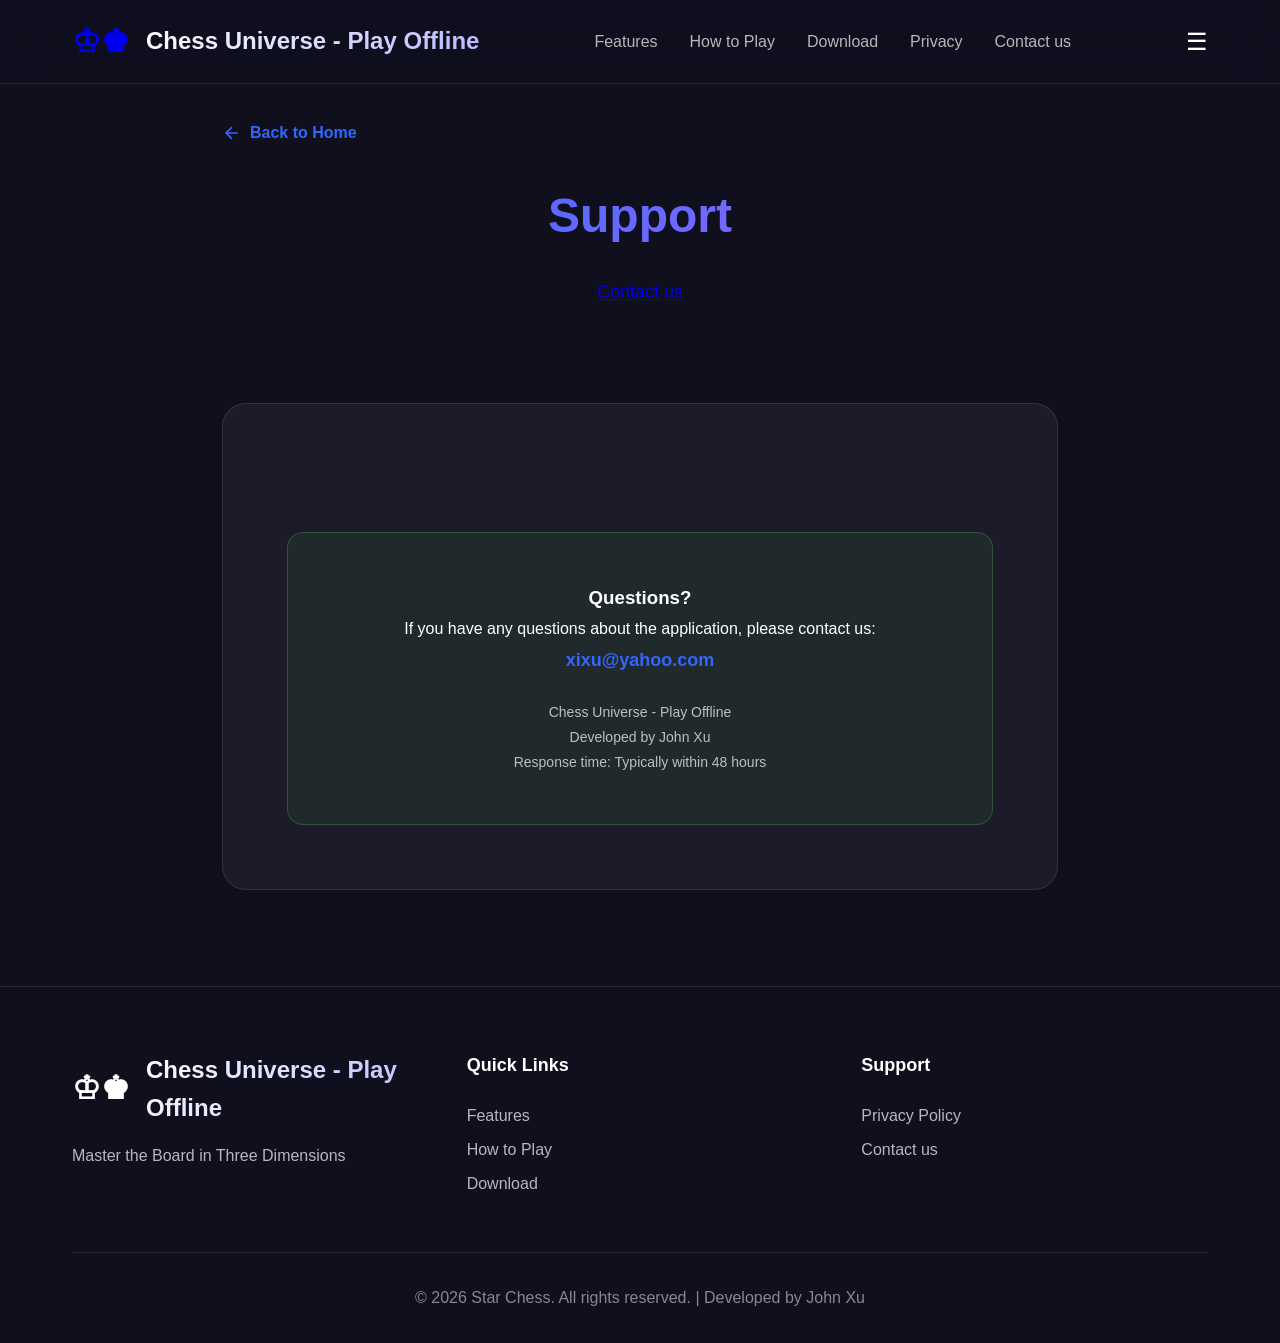
<file: contact.html>
<!DOCTYPE html>
<html lang="en">
<head>
    <meta charset="UTF-8">
    <meta name="viewport" content="width=device-width, initial-scale=1.0">
    <meta name="description" content="Terms of Service for Chess Universe - Play Offline - Read our terms and conditions for using the app.">
    <meta name="robots" content="index, follow">
    <title>Support - Chess Universe - play offline</title>
    <link rel="stylesheet" href="styles.css">
    <style>
        /* Additional styles specific to terms page */
        .terms-container {
            max-width: 900px;
            margin: 0 auto;
            padding: 120px var(--spacing-lg) var(--spacing-3xl);
        }
        
        .terms-header {
            text-align: center;
            margin-bottom: var(--spacing-3xl);
        }
        
        .terms-title {
            font-size: clamp(2rem, 4vw, 3rem);
            font-weight: 800;
            margin-bottom: var(--spacing-md);
            background: linear-gradient(135deg, #3366ff 0%, #9b6bff 100%);
            -webkit-background-clip: text;
            -webkit-text-fill-color: transparent;
            background-clip: text;
        }
        
        .terms-subtitle {
            font-size: 1.125rem;
            color: var(--color-text-secondary);
            margin-bottom: var(--spacing-sm);
        }
        
        .last-updated {
            display: inline-block;
            padding: var(--spacing-xs) var(--spacing-md);
            background: rgba(51, 102, 255, 0.1);
            border: 1px solid rgba(51, 102, 255, 0.3);
            border-radius: 50px;
            font-size: 0.875rem;
            color: var(--color-text-secondary);
        }
        
        .terms-content {
            background: rgba(255, 255, 255, 0.05);
            border: 1px solid rgba(255, 255, 255, 0.1);
            border-radius: var(--radius-lg);
            padding: var(--spacing-2xl);
            line-height: 1.8;
        }
        
        .terms-section {
            margin-bottom: var(--spacing-2xl);
        }
        
        .terms-section:last-child {
            margin-bottom: 0;
        }
        
        .terms-section h2 {
            font-size: 1.75rem;
            font-weight: 700;
            margin-bottom: var(--spacing-md);
            color: var(--color-text-primary);
        }
        
        .terms-section h3 {
            font-size: 1.25rem;
            font-weight: 600;
            margin-top: var(--spacing-lg);
            margin-bottom: var(--spacing-sm);
            color: var(--color-text-primary);
        }
        
        .terms-section p {
            margin-bottom: var(--spacing-md);
            color: var(--color-text-secondary);
        }
        
        .terms-section ul,
        .terms-section ol {
            margin-left: var(--spacing-lg);
            margin-bottom: var(--spacing-md);
            color: var(--color-text-secondary);
        }
        
        .terms-section li {
            margin-bottom: var(--spacing-xs);
        }
        
        .highlight-box {
            background: rgba(51, 102, 255, 0.1);
            border-left: 4px solid var(--color-primary);
            padding: var(--spacing-md);
            margin: var(--spacing-lg) 0;
            border-radius: var(--radius-sm);
        }
        
        .highlight-box p {
            margin-bottom: 0;
            color: var(--color-text-primary);
        }
        
        .warning-box {
            background: rgba(255, 152, 0, 0.1);
            border-left: 4px solid #ff9800;
            padding: var(--spacing-md);
            margin: var(--spacing-lg) 0;
            border-radius: var(--radius-sm);
        }
        
        .warning-box p {
            margin-bottom: 0;
            color: var(--color-text-primary);
        }
        
        .contact-box {
            background: rgba(76, 175, 80, 0.1);
            border: 1px solid rgba(76, 175, 80, 0.3);
            padding: var(--spacing-xl);
            border-radius: var(--radius-md);
            margin-top: var(--spacing-2xl);
            text-align: center;
        }
        
        .contact-box h3 {
            margin-top: 0;
            color: var(--color-text-primary);
        }
        
        .contact-email {
            color: var(--color-primary);
            text-decoration: none;
            font-weight: 600;
            font-size: 1.125rem;
        }
        
        .contact-email:hover {
            text-decoration: underline;
        }
        
        .back-link {
            display: inline-flex;
            align-items: center;
            gap: var(--spacing-xs);
            color: var(--color-primary);
            text-decoration: none;
            font-weight: 600;
            margin-bottom: var(--spacing-lg);
            transition: transform 0.3s ease;
        }
        
        .back-link:hover {
            transform: translateX(-4px);
        }
    </style>
</head>
<body>
    <!-- Navigation -->
    <nav class="navbar">
        <div class="container">
            <div class="nav-content">
                <a href="index.html" style="text-decoration: none;">
                    <div class="logo">
                        <span class="chess-icon">♔♚</span>
                        <span class="logo-text">Chess Universe - Play Offline</span>
                    </div>
                </a>
                <div class="nav-links">
                    <a href="index.html#features">Features</a>
                    <a href="index.html#how-to-play">How to Play</a>
                    <a href="index.html#download">Download</a>
                    <a href="privacy.html">Privacy</a>
                    <a href="mailto:xixu@yahoo.com">Contact us</a>
                </div>
            </div>
        </div>
    </nav>

    <div class="terms-container">
        <a href="index.html" class="back-link">
            <svg width="20" height="20" viewBox="0 0 24 24" fill="none" stroke="currentColor" stroke-width="2">
                <path d="M19 12H5M12 19l-7-7 7-7"/>
            </svg>
            Back to Home
        </a>

        <div class="terms-header">
            <h1 class="terms-title">Support</h1>
            <p class="terms-subtitle"><a href="mailto:xixu@yahoo.com">Contact us</a></p>
        </div>

        <div class="terms-content">


            <!-- Contact Information -->
            <div class="contact-box">
                <h3>Questions?</h3>
                <p>If you have any questions about the application, please contact us:</p>
                <p>
                    <a href="mailto:xixu@yahoo.com" class="contact-email">xixu@yahoo.com</a>
                </p>
                <p style="margin-top: var(--spacing-md); color: var(--color-text-secondary); font-size: 0.875rem;">
                    Chess Universe - Play Offline<br>
                    Developed by John Xu<br>
                    Response time: Typically within 48 hours
                </p>
            </div>
          
        </div>
    </div>

    <!-- Footer -->
    <footer class="footer">
        <div class="container">
            <div class="footer-content">
                <div class="footer-section">
                    <div class="footer-logo">
                        <span class="chess-icon">♔♚</span>
                        <span class="logo-text">Chess Universe - Play Offline</span>
                    </div>
                    <p class="footer-description">
                        Master the Board in Three Dimensions
                    </p>
                </div>
                <div class="footer-section">
                    <h4 class="footer-title">Quick Links</h4>
                    <ul class="footer-links">
                        <li><a href="index.html#features">Features</a></li>
                        <li><a href="index.html#how-to-play">How to Play</a></li>
                        <li><a href="index.html#download">Download</a></li>
                    </ul>
                </div>
                <div class="footer-section">
                    <h4 class="footer-title">Support</h4>
                    <ul class="footer-links">
                        <li><a href="privacy.html">Privacy Policy</a></li>
                        <li><a href="mailto:xixu@yahoo.com">Contact us</a></li>
                    </ul>
                </div>
            </div>
            <div class="footer-bottom">
                <p>&copy; 2026 Star Chess. All rights reserved. | Developed by John Xu</p>
            </div>
        </div>
    </footer>

    <script src="script.js"></script>
</body>
</html>
</file>
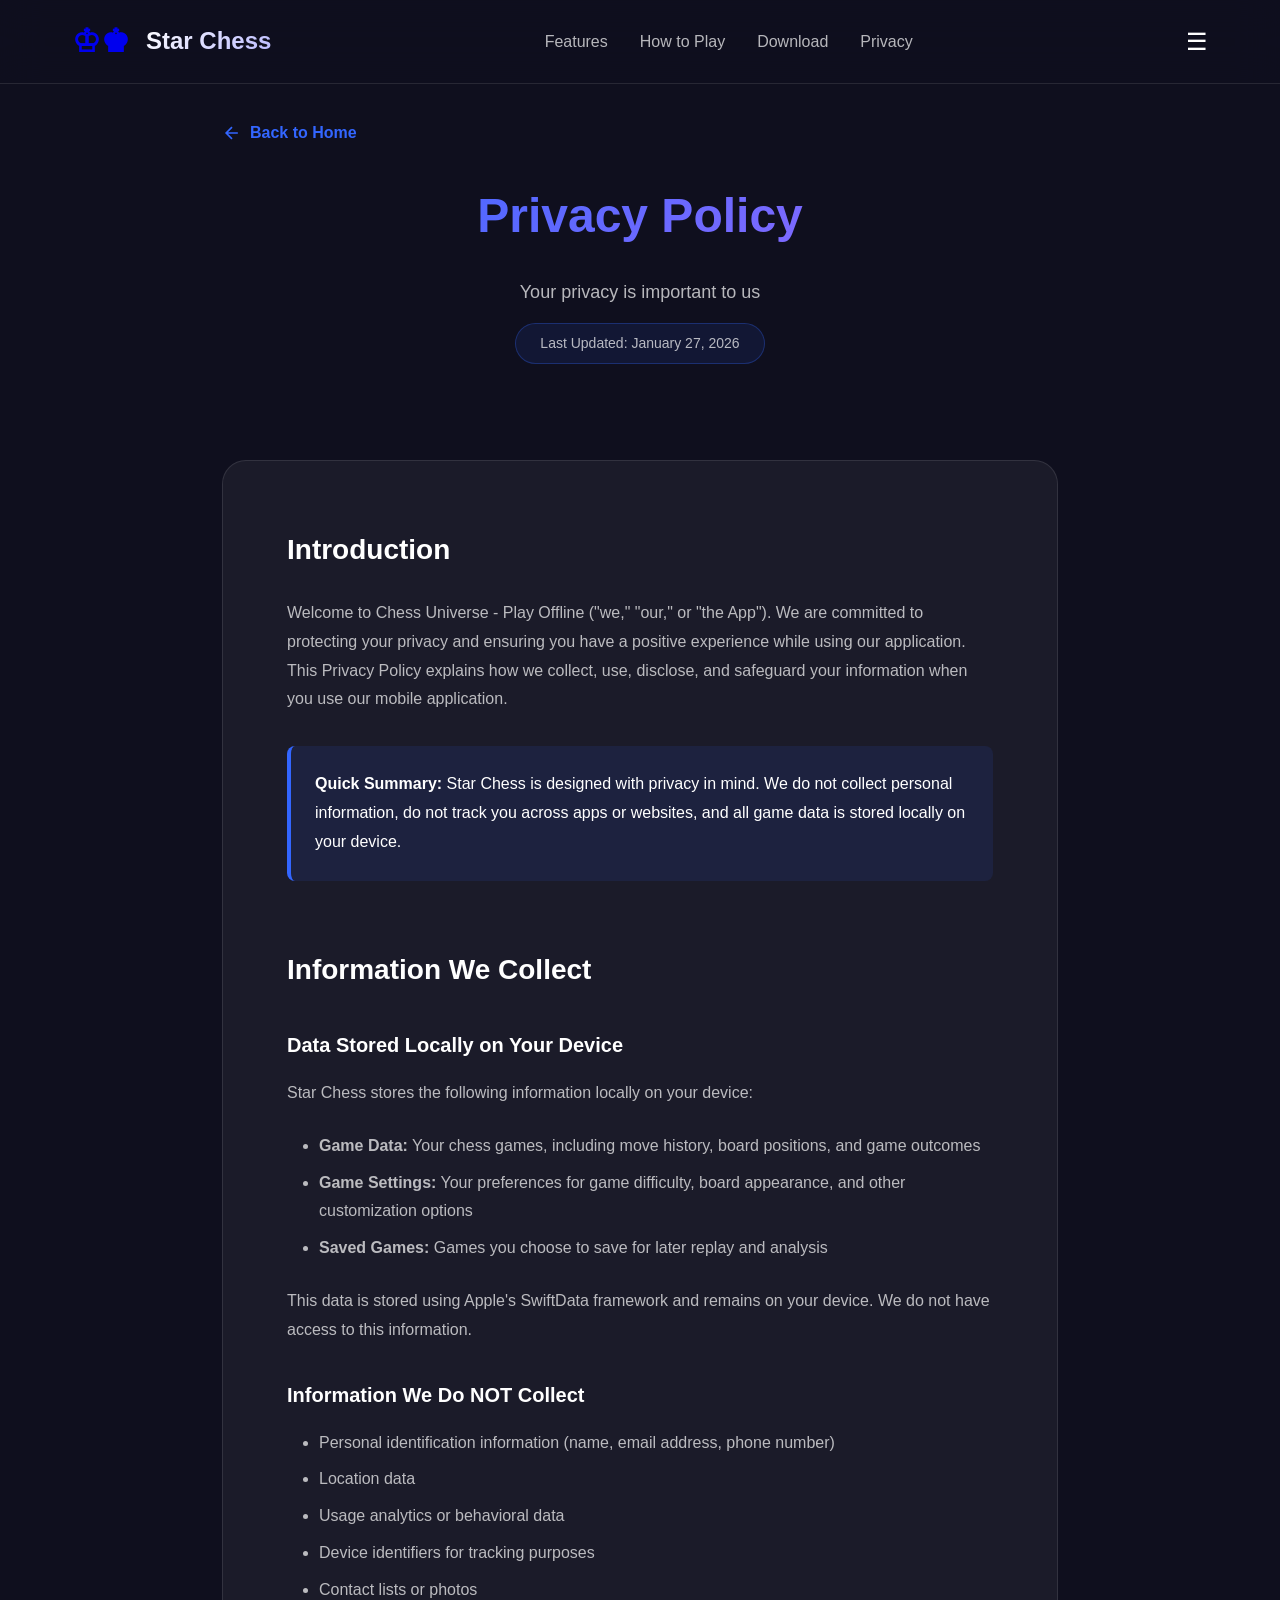
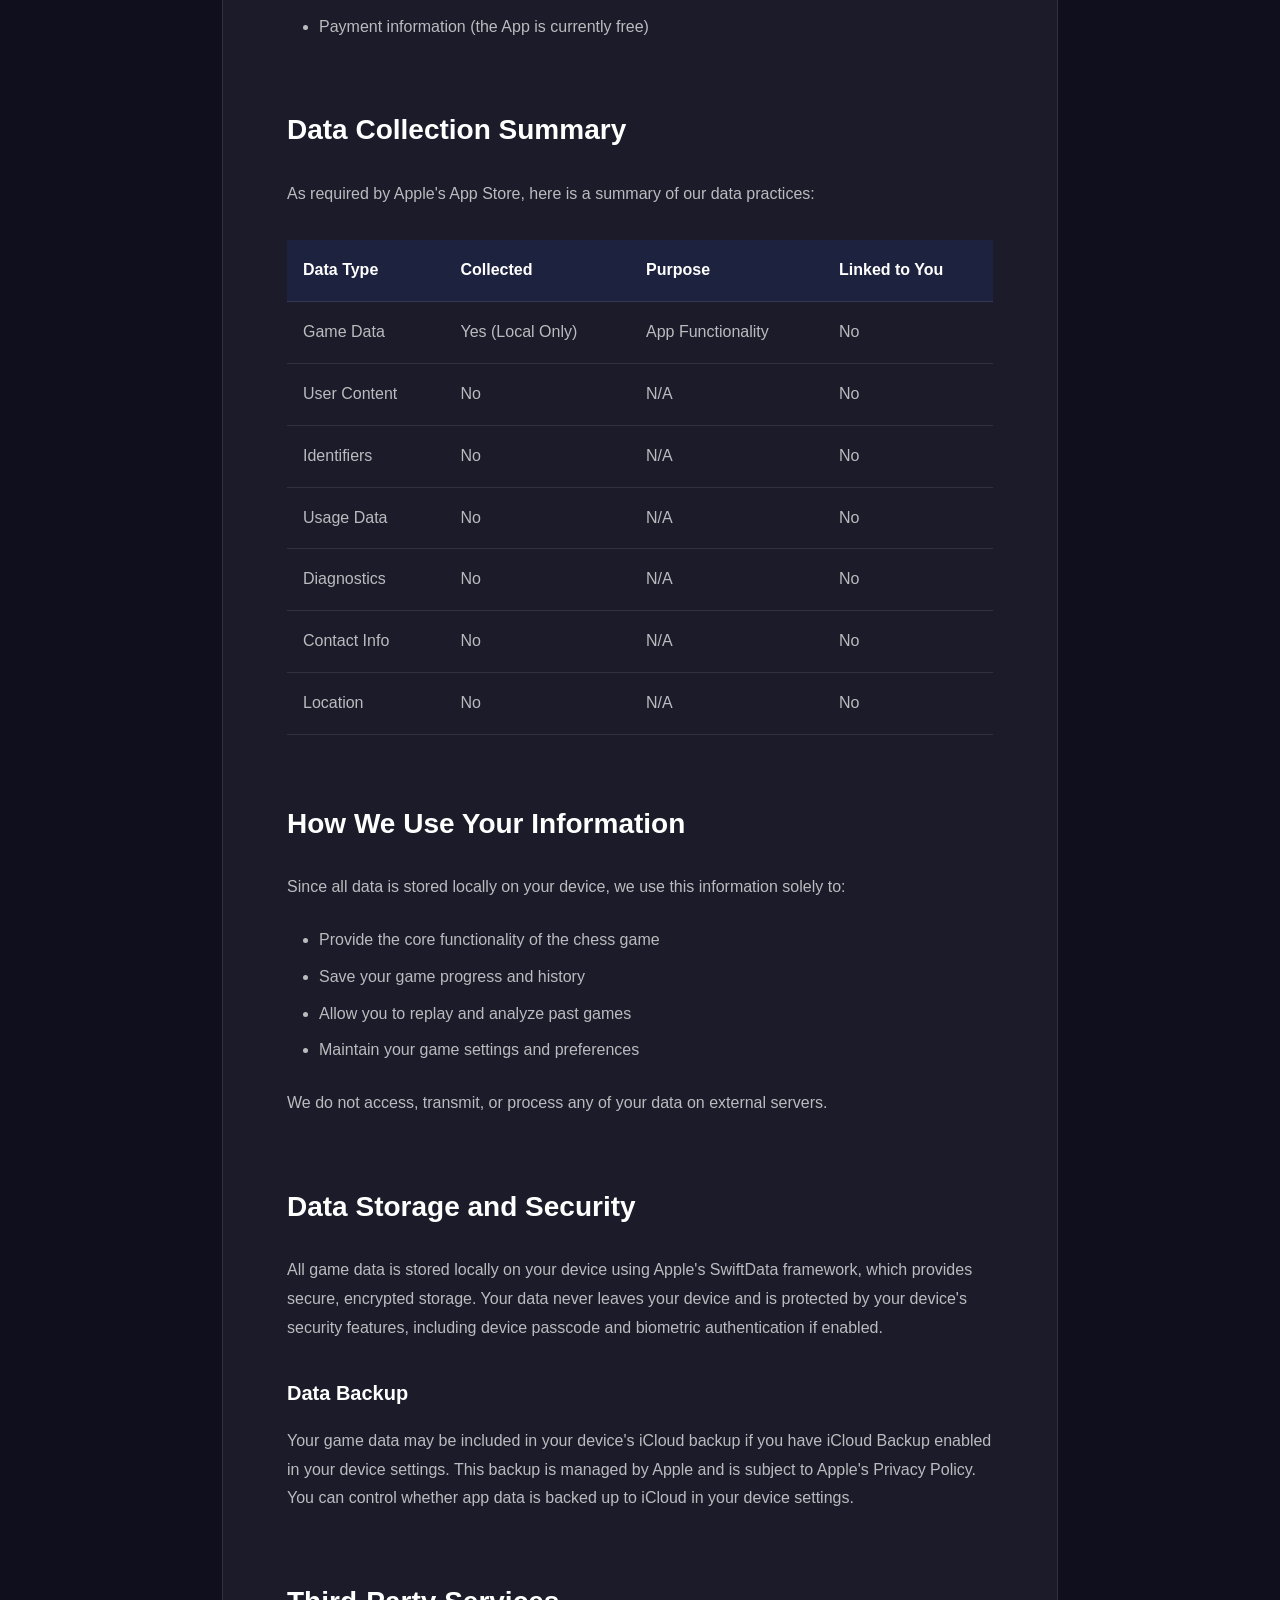
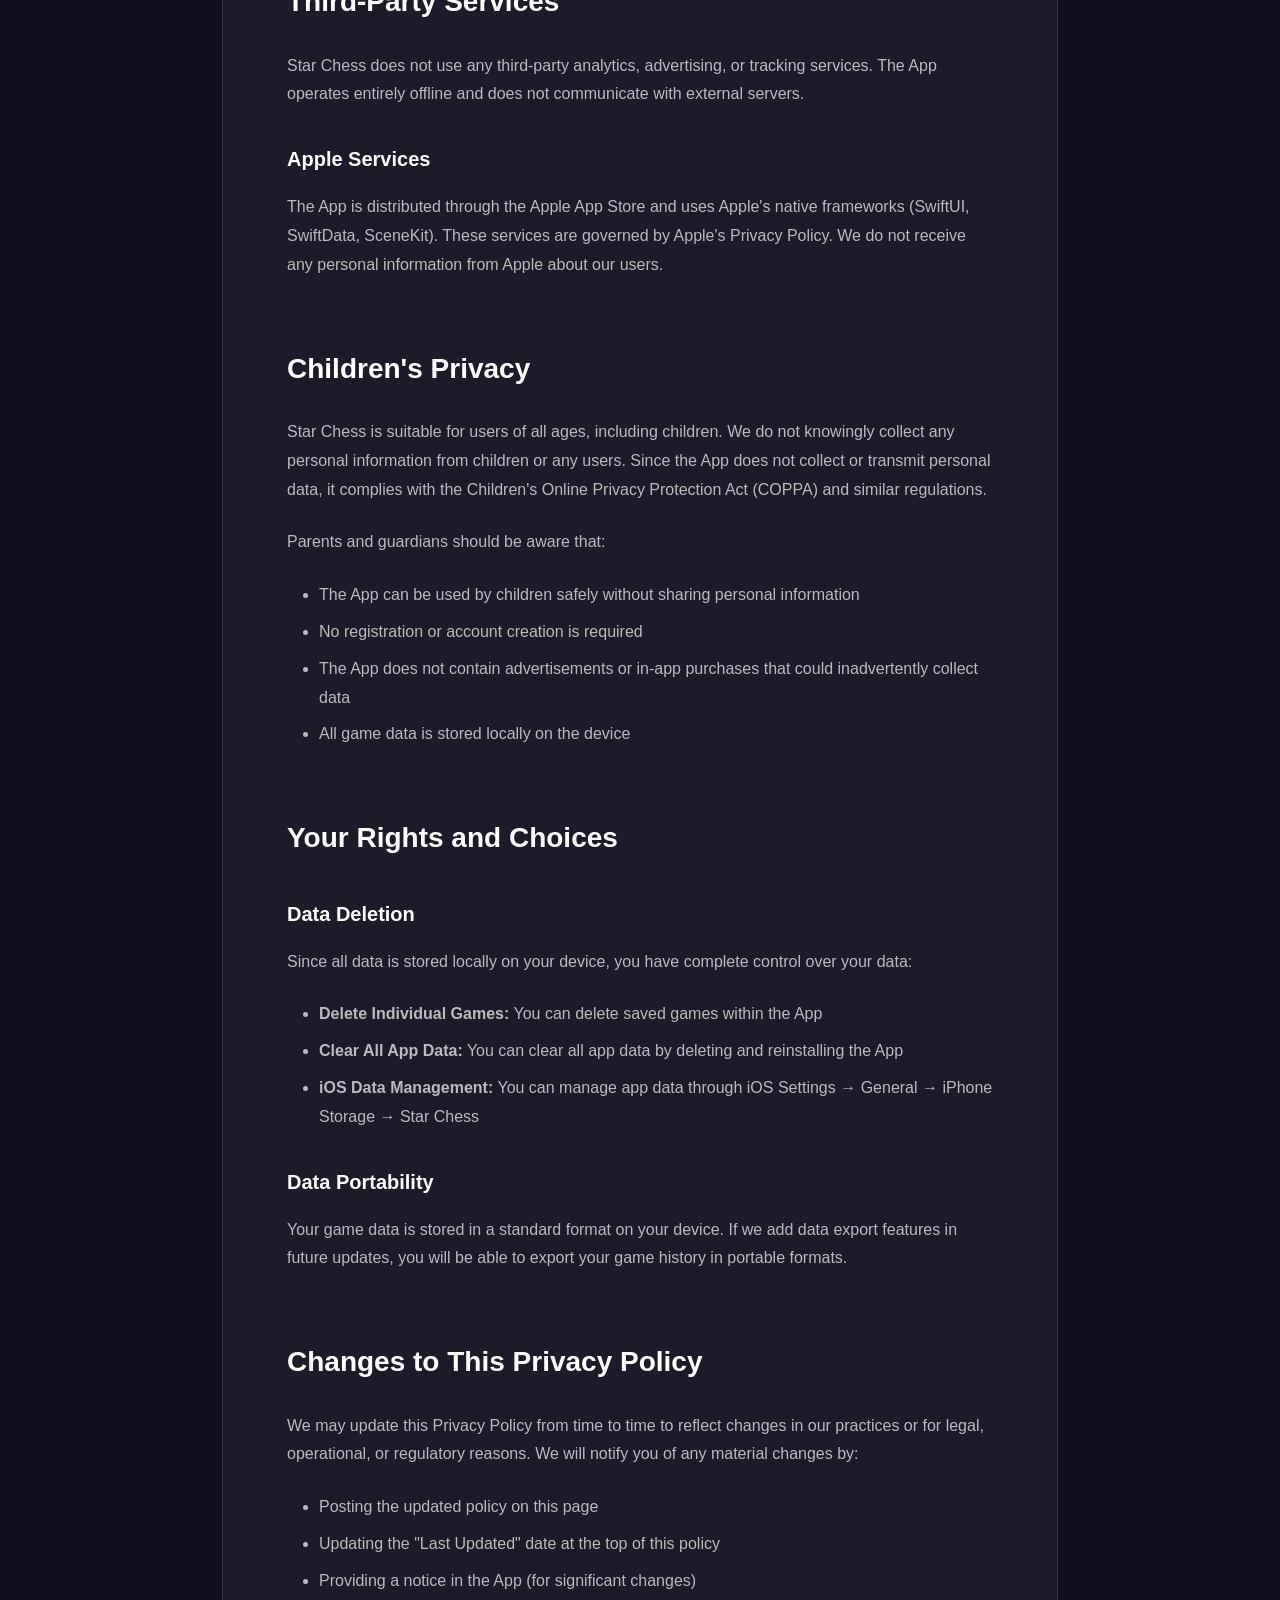
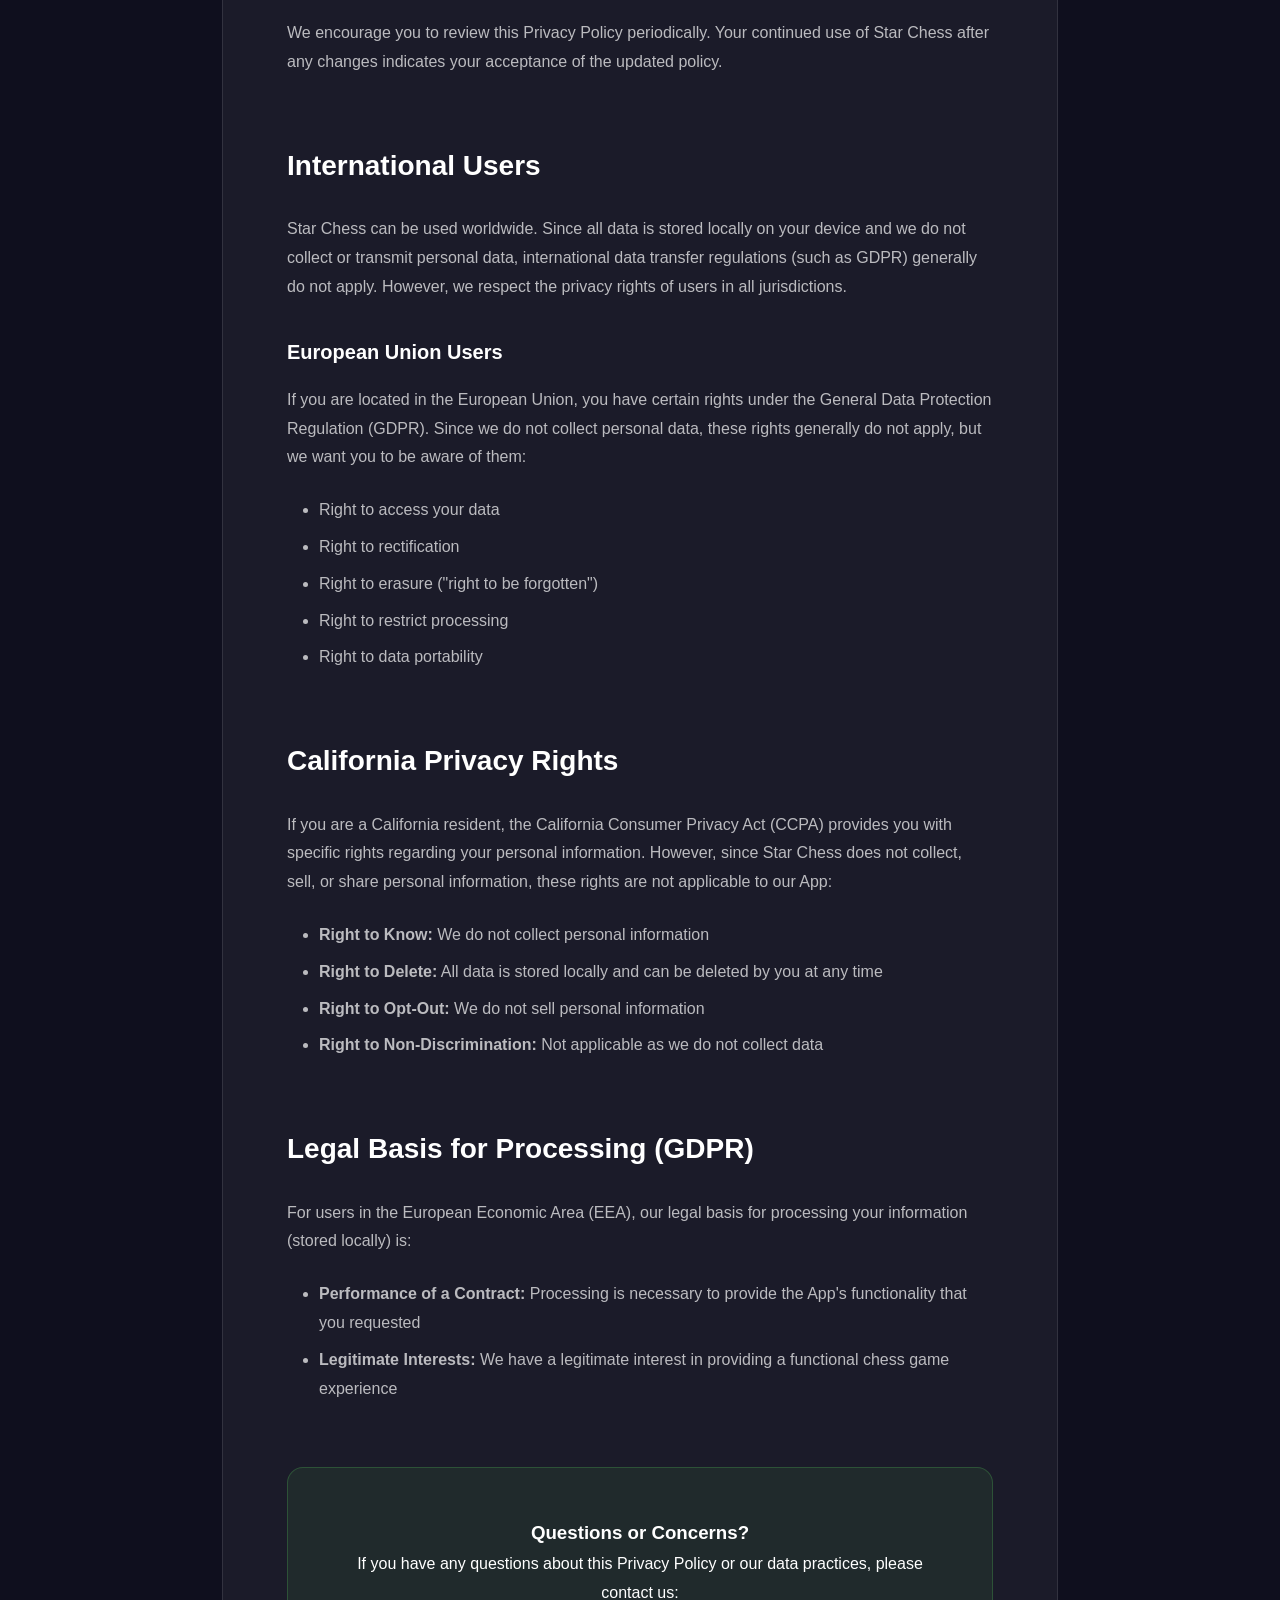
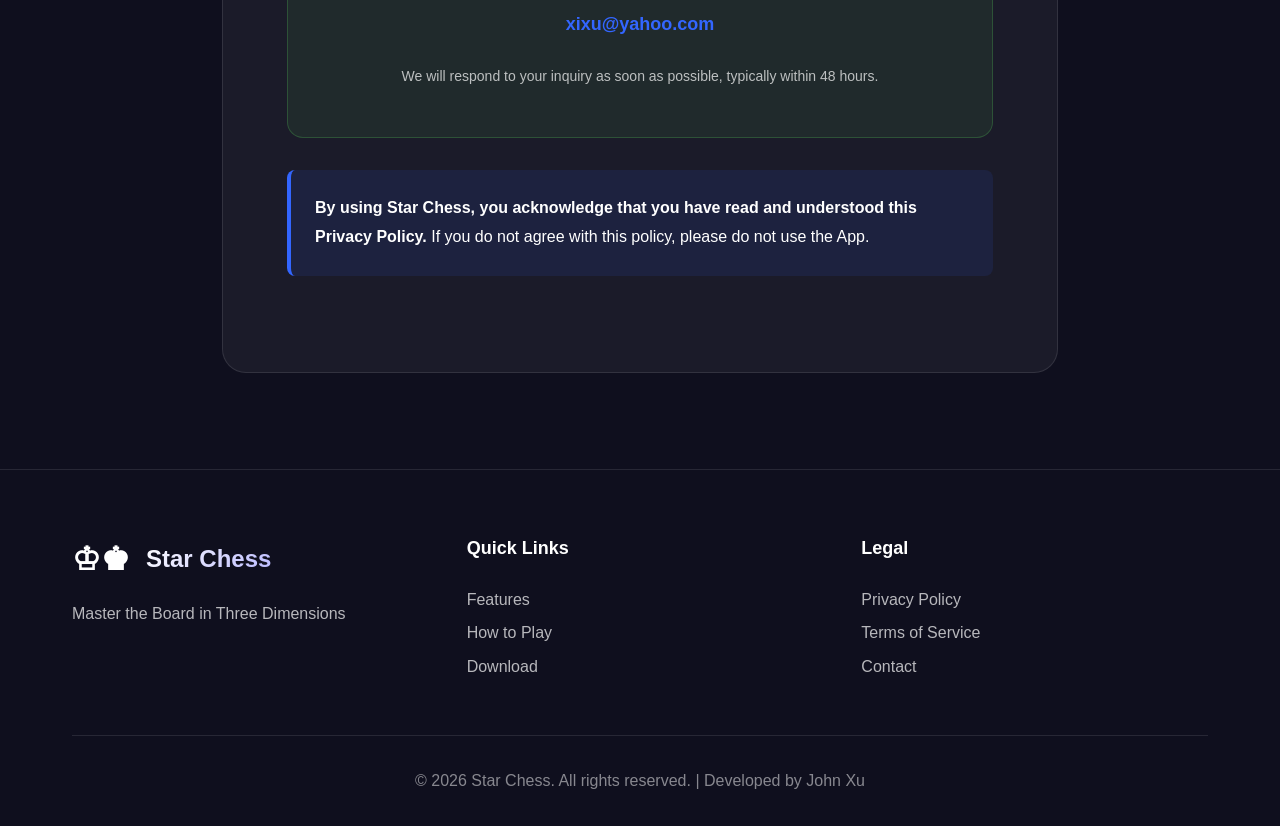
<file: privacy.html>
<!DOCTYPE html>
<html lang="en">
<head>
    <meta charset="UTF-8">
    <meta name="viewport" content="width=device-width, initial-scale=1.0">
    <meta name="description" content="Privacy Policy for Chess Replay - Learn how we protect your privacy and handle your data.">
    <meta name="robots" content="index, follow">
    <title>Privacy Policy - Chess Replay</title>
    <link rel="stylesheet" href="styles.css">
    <style>
        /* Additional styles specific to privacy page */
        .privacy-container {
            max-width: 900px;
            margin: 0 auto;
            padding: 120px var(--spacing-lg) var(--spacing-3xl);
        }
        
        .privacy-header {
            text-align: center;
            margin-bottom: var(--spacing-3xl);
        }
        
        .privacy-title {
            font-size: clamp(2rem, 4vw, 3rem);
            font-weight: 800;
            margin-bottom: var(--spacing-md);
            background: linear-gradient(135deg, #3366ff 0%, #9b6bff 100%);
            -webkit-background-clip: text;
            -webkit-text-fill-color: transparent;
            background-clip: text;
        }
        
        .privacy-subtitle {
            font-size: 1.125rem;
            color: var(--color-text-secondary);
            margin-bottom: var(--spacing-sm);
        }
        
        .last-updated {
            display: inline-block;
            padding: var(--spacing-xs) var(--spacing-md);
            background: rgba(51, 102, 255, 0.1);
            border: 1px solid rgba(51, 102, 255, 0.3);
            border-radius: 50px;
            font-size: 0.875rem;
            color: var(--color-text-secondary);
        }
        
        .privacy-content {
            background: rgba(255, 255, 255, 0.05);
            border: 1px solid rgba(255, 255, 255, 0.1);
            border-radius: var(--radius-lg);
            padding: var(--spacing-2xl);
            line-height: 1.8;
        }
        
        .privacy-section {
            margin-bottom: var(--spacing-2xl);
        }
        
        .privacy-section:last-child {
            margin-bottom: 0;
        }
        
        .privacy-section h2 {
            font-size: 1.75rem;
            font-weight: 700;
            margin-bottom: var(--spacing-md);
            color: var(--color-text-primary);
        }
        
        .privacy-section h3 {
            font-size: 1.25rem;
            font-weight: 600;
            margin-top: var(--spacing-lg);
            margin-bottom: var(--spacing-sm);
            color: var(--color-text-primary);
        }
        
        .privacy-section p {
            margin-bottom: var(--spacing-md);
            color: var(--color-text-secondary);
        }
        
        .privacy-section ul,
        .privacy-section ol {
            margin-left: var(--spacing-lg);
            margin-bottom: var(--spacing-md);
            color: var(--color-text-secondary);
        }
        
        .privacy-section li {
            margin-bottom: var(--spacing-xs);
        }
        
        .highlight-box {
            background: rgba(51, 102, 255, 0.1);
            border-left: 4px solid var(--color-primary);
            padding: var(--spacing-md);
            margin: var(--spacing-lg) 0;
            border-radius: var(--radius-sm);
        }
        
        .highlight-box p {
            margin-bottom: 0;
            color: var(--color-text-primary);
        }
        
        .contact-box {
            background: rgba(76, 175, 80, 0.1);
            border: 1px solid rgba(76, 175, 80, 0.3);
            padding: var(--spacing-xl);
            border-radius: var(--radius-md);
            margin-top: var(--spacing-2xl);
            text-align: center;
        }
        
        .contact-box h3 {
            margin-top: 0;
            color: var(--color-text-primary);
        }
        
        .contact-email {
            color: var(--color-primary);
            text-decoration: none;
            font-weight: 600;
            font-size: 1.125rem;
        }
        
        .contact-email:hover {
            text-decoration: underline;
        }
        
        .back-link {
            display: inline-flex;
            align-items: center;
            gap: var(--spacing-xs);
            color: var(--color-primary);
            text-decoration: none;
            font-weight: 600;
            margin-bottom: var(--spacing-lg);
            transition: transform 0.3s ease;
        }
        
        .back-link:hover {
            transform: translateX(-4px);
        }
        
        .data-table {
            width: 100%;
            border-collapse: collapse;
            margin: var(--spacing-lg) 0;
        }
        
        .data-table th,
        .data-table td {
            padding: var(--spacing-sm);
            text-align: left;
            border-bottom: 1px solid rgba(255, 255, 255, 0.1);
        }
        
        .data-table th {
            background: rgba(51, 102, 255, 0.1);
            font-weight: 600;
            color: var(--color-text-primary);
        }
        
        .data-table td {
            color: var(--color-text-secondary);
        }
    </style>
</head>
<body>
    <!-- Navigation -->
    <nav class="navbar">
        <div class="container">
            <div class="nav-content">
                <a href="index.html" style="text-decoration: none;">
                    <div class="logo">
                        <span class="chess-icon">♔♚</span>
                        <span class="logo-text">Star Chess</span>
                    </div>
                </a>
                <div class="nav-links">
                    <a href="index.html#features">Features</a>
                    <a href="index.html#how-to-play">How to Play</a>
                    <a href="index.html#download">Download</a>
                    <a href="privacy.html">Privacy</a>
                </div>
            </div>
        </div>
    </nav>

    <div class="privacy-container">
        <a href="index.html" class="back-link">
            <svg width="20" height="20" viewBox="0 0 24 24" fill="none" stroke="currentColor" stroke-width="2">
                <path d="M19 12H5M12 19l-7-7 7-7"/>
            </svg>
            Back to Home
        </a>

        <div class="privacy-header">
            <h1 class="privacy-title">Privacy Policy</h1>
            <p class="privacy-subtitle">Your privacy is important to us</p>
            <span class="last-updated">Last Updated: January 27, 2026</span>
        </div>

        <div class="privacy-content">
            <!-- Introduction -->
            <div class="privacy-section">
                <h2>Introduction</h2>
                <p>
                    Welcome to Chess Universe - Play Offline ("we," "our," or "the App"). We are committed to protecting your privacy and ensuring you have a positive experience while using our application. This Privacy Policy explains how we collect, use, disclose, and safeguard your information when you use our mobile application.
                </p>
                <div class="highlight-box">
                    <p><strong>Quick Summary:</strong> Star Chess is designed with privacy in mind. We do not collect personal information, do not track you across apps or websites, and all game data is stored locally on your device.</p>
                </div>
            </div>

            <!-- Information We Collect -->
            <div class="privacy-section">
                <h2>Information We Collect</h2>
                
                <h3>Data Stored Locally on Your Device</h3>
                <p>Star Chess stores the following information locally on your device:</p>
                <ul>
                    <li><strong>Game Data:</strong> Your chess games, including move history, board positions, and game outcomes</li>
                    <li><strong>Game Settings:</strong> Your preferences for game difficulty, board appearance, and other customization options</li>
                    <li><strong>Saved Games:</strong> Games you choose to save for later replay and analysis</li>
                </ul>
                
                <p>This data is stored using Apple's SwiftData framework and remains on your device. We do not have access to this information.</p>

                <h3>Information We Do NOT Collect</h3>
                <ul>
                    <li>Personal identification information (name, email address, phone number)</li>
                    <li>Location data</li>
                    <li>Usage analytics or behavioral data</li>
                    <li>Device identifiers for tracking purposes</li>
                    <li>Contact lists or photos</li>
                    <li>Payment information (the App is currently free)</li>
                </ul>
            </div>

            <!-- Data Collection Summary Table -->
            <div class="privacy-section">
                <h2>Data Collection Summary</h2>
                <p>As required by Apple's App Store, here is a summary of our data practices:</p>
                
                <table class="data-table">
                    <thead>
                        <tr>
                            <th>Data Type</th>
                            <th>Collected</th>
                            <th>Purpose</th>
                            <th>Linked to You</th>
                        </tr>
                    </thead>
                    <tbody>
                        <tr>
                            <td>Game Data</td>
                            <td>Yes (Local Only)</td>
                            <td>App Functionality</td>
                            <td>No</td>
                        </tr>
                        <tr>
                            <td>User Content</td>
                            <td>No</td>
                            <td>N/A</td>
                            <td>No</td>
                        </tr>
                        <tr>
                            <td>Identifiers</td>
                            <td>No</td>
                            <td>N/A</td>
                            <td>No</td>
                        </tr>
                        <tr>
                            <td>Usage Data</td>
                            <td>No</td>
                            <td>N/A</td>
                            <td>No</td>
                        </tr>
                        <tr>
                            <td>Diagnostics</td>
                            <td>No</td>
                            <td>N/A</td>
                            <td>No</td>
                        </tr>
                        <tr>
                            <td>Contact Info</td>
                            <td>No</td>
                            <td>N/A</td>
                            <td>No</td>
                        </tr>
                        <tr>
                            <td>Location</td>
                            <td>No</td>
                            <td>N/A</td>
                            <td>No</td>
                        </tr>
                    </tbody>
                </table>
            </div>

            <!-- How We Use Your Information -->
            <div class="privacy-section">
                <h2>How We Use Your Information</h2>
                <p>Since all data is stored locally on your device, we use this information solely to:</p>
                <ul>
                    <li>Provide the core functionality of the chess game</li>
                    <li>Save your game progress and history</li>
                    <li>Allow you to replay and analyze past games</li>
                    <li>Maintain your game settings and preferences</li>
                </ul>
                <p>We do not access, transmit, or process any of your data on external servers.</p>
            </div>

            <!-- Data Storage and Security -->
            <div class="privacy-section">
                <h2>Data Storage and Security</h2>
                <p>
                    All game data is stored locally on your device using Apple's SwiftData framework, which provides secure, encrypted storage. Your data never leaves your device and is protected by your device's security features, including device passcode and biometric authentication if enabled.
                </p>
                
                <h3>Data Backup</h3>
                <p>
                    Your game data may be included in your device's iCloud backup if you have iCloud Backup enabled in your device settings. This backup is managed by Apple and is subject to Apple's Privacy Policy. You can control whether app data is backed up to iCloud in your device settings.
                </p>
            </div>

            <!-- Third-Party Services -->
            <div class="privacy-section">
                <h2>Third-Party Services</h2>
                <p>
                    Star Chess does not use any third-party analytics, advertising, or tracking services. The App operates entirely offline and does not communicate with external servers.
                </p>
                
                <h3>Apple Services</h3>
                <p>
                    The App is distributed through the Apple App Store and uses Apple's native frameworks (SwiftUI, SwiftData, SceneKit). These services are governed by Apple's Privacy Policy. We do not receive any personal information from Apple about our users.
                </p>
            </div>

            <!-- Children's Privacy -->
            <div class="privacy-section">
                <h2>Children's Privacy</h2>
                <p>
                    Star Chess is suitable for users of all ages, including children. We do not knowingly collect any personal information from children or any users. Since the App does not collect or transmit personal data, it complies with the Children's Online Privacy Protection Act (COPPA) and similar regulations.
                </p>
                <p>
                    Parents and guardians should be aware that:
                </p>
                <ul>
                    <li>The App can be used by children safely without sharing personal information</li>
                    <li>No registration or account creation is required</li>
                    <li>The App does not contain advertisements or in-app purchases that could inadvertently collect data</li>
                    <li>All game data is stored locally on the device</li>
                </ul>
            </div>

            <!-- Your Rights and Choices -->
            <div class="privacy-section">
                <h2>Your Rights and Choices</h2>
                
                <h3>Data Deletion</h3>
                <p>
                    Since all data is stored locally on your device, you have complete control over your data:
                </p>
                <ul>
                    <li><strong>Delete Individual Games:</strong> You can delete saved games within the App</li>
                    <li><strong>Clear All App Data:</strong> You can clear all app data by deleting and reinstalling the App</li>
                    <li><strong>iOS Data Management:</strong> You can manage app data through iOS Settings → General → iPhone Storage → Star Chess</li>
                </ul>

                <h3>Data Portability</h3>
                <p>
                    Your game data is stored in a standard format on your device. If we add data export features in future updates, you will be able to export your game history in portable formats.
                </p>
            </div>

            <!-- Changes to This Privacy Policy -->
            <div class="privacy-section">
                <h2>Changes to This Privacy Policy</h2>
                <p>
                    We may update this Privacy Policy from time to time to reflect changes in our practices or for legal, operational, or regulatory reasons. We will notify you of any material changes by:
                </p>
                <ul>
                    <li>Posting the updated policy on this page</li>
                    <li>Updating the "Last Updated" date at the top of this policy</li>
                    <li>Providing a notice in the App (for significant changes)</li>
                </ul>
                <p>
                    We encourage you to review this Privacy Policy periodically. Your continued use of Star Chess after any changes indicates your acceptance of the updated policy.
                </p>
            </div>

            <!-- International Users -->
            <div class="privacy-section">
                <h2>International Users</h2>
                <p>
                    Star Chess can be used worldwide. Since all data is stored locally on your device and we do not collect or transmit personal data, international data transfer regulations (such as GDPR) generally do not apply. However, we respect the privacy rights of users in all jurisdictions.
                </p>
                
                <h3>European Union Users</h3>
                <p>
                    If you are located in the European Union, you have certain rights under the General Data Protection Regulation (GDPR). Since we do not collect personal data, these rights generally do not apply, but we want you to be aware of them:
                </p>
                <ul>
                    <li>Right to access your data</li>
                    <li>Right to rectification</li>
                    <li>Right to erasure ("right to be forgotten")</li>
                    <li>Right to restrict processing</li>
                    <li>Right to data portability</li>
                </ul>
            </div>

            <!-- California Privacy Rights -->
            <div class="privacy-section">
                <h2>California Privacy Rights</h2>
                <p>
                    If you are a California resident, the California Consumer Privacy Act (CCPA) provides you with specific rights regarding your personal information. However, since Star Chess does not collect, sell, or share personal information, these rights are not applicable to our App:
                </p>
                <ul>
                    <li><strong>Right to Know:</strong> We do not collect personal information</li>
                    <li><strong>Right to Delete:</strong> All data is stored locally and can be deleted by you at any time</li>
                    <li><strong>Right to Opt-Out:</strong> We do not sell personal information</li>
                    <li><strong>Right to Non-Discrimination:</strong> Not applicable as we do not collect data</li>
                </ul>
            </div>

            <!-- Legal Basis for Processing (GDPR) -->
            <div class="privacy-section">
                <h2>Legal Basis for Processing (GDPR)</h2>
                <p>
                    For users in the European Economic Area (EEA), our legal basis for processing your information (stored locally) is:
                </p>
                <ul>
                    <li><strong>Performance of a Contract:</strong> Processing is necessary to provide the App's functionality that you requested</li>
                    <li><strong>Legitimate Interests:</strong> We have a legitimate interest in providing a functional chess game experience</li>
                </ul>
            </div>

            <!-- Contact Information -->
            <div class="contact-box">
                <h3>Questions or Concerns?</h3>
                <p>If you have any questions about this Privacy Policy or our data practices, please contact us:</p>
                <p>
                    <a href="mailto:xixu@yahoo.com" class="contact-email">xixu@yahoo.com</a>
                </p>
                <p style="margin-top: var(--spacing-md); color: var(--color-text-secondary); font-size: 0.875rem;">
                    We will respond to your inquiry as soon as possible, typically within 48 hours.
                </p>
            </div>

            <!-- Acknowledgment -->
            <div class="privacy-section">
                <div class="highlight-box">
                    <p>
                        <strong>By using Star Chess, you acknowledge that you have read and understood this Privacy Policy.</strong> If you do not agree with this policy, please do not use the App.
                    </p>
                </div>
            </div>
        </div>
    </div>

    <!-- Footer -->
    <footer class="footer">
        <div class="container">
            <div class="footer-content">
                <div class="footer-section">
                    <div class="footer-logo">
                        <span class="chess-icon">♔♚</span>
                        <span class="logo-text">Star Chess</span>
                    </div>
                    <p class="footer-description">
                        Master the Board in Three Dimensions
                    </p>
                </div>
                <div class="footer-section">
                    <h4 class="footer-title">Quick Links</h4>
                    <ul class="footer-links">
                        <li><a href="index.html#features">Features</a></li>
                        <li><a href="index.html#how-to-play">How to Play</a></li>
                        <li><a href="index.html#download">Download</a></li>
                    </ul>
                </div>
                <div class="footer-section">
                    <h4 class="footer-title">Legal</h4>
                    <ul class="footer-links">
                        <li><a href="privacy.html">Privacy Policy</a></li>
                        <li><a href="terms.html">Terms of Service</a></li>
                        <li><a href="contact.html">Contact</a></li>
                    </ul>
                </div>
            </div>
            <div class="footer-bottom">
                <p>&copy; 2026 Star Chess. All rights reserved. | Developed by John Xu</p>
            </div>
        </div>
    </footer>

    <script src="script.js"></script>
</body>
</html>
</file>
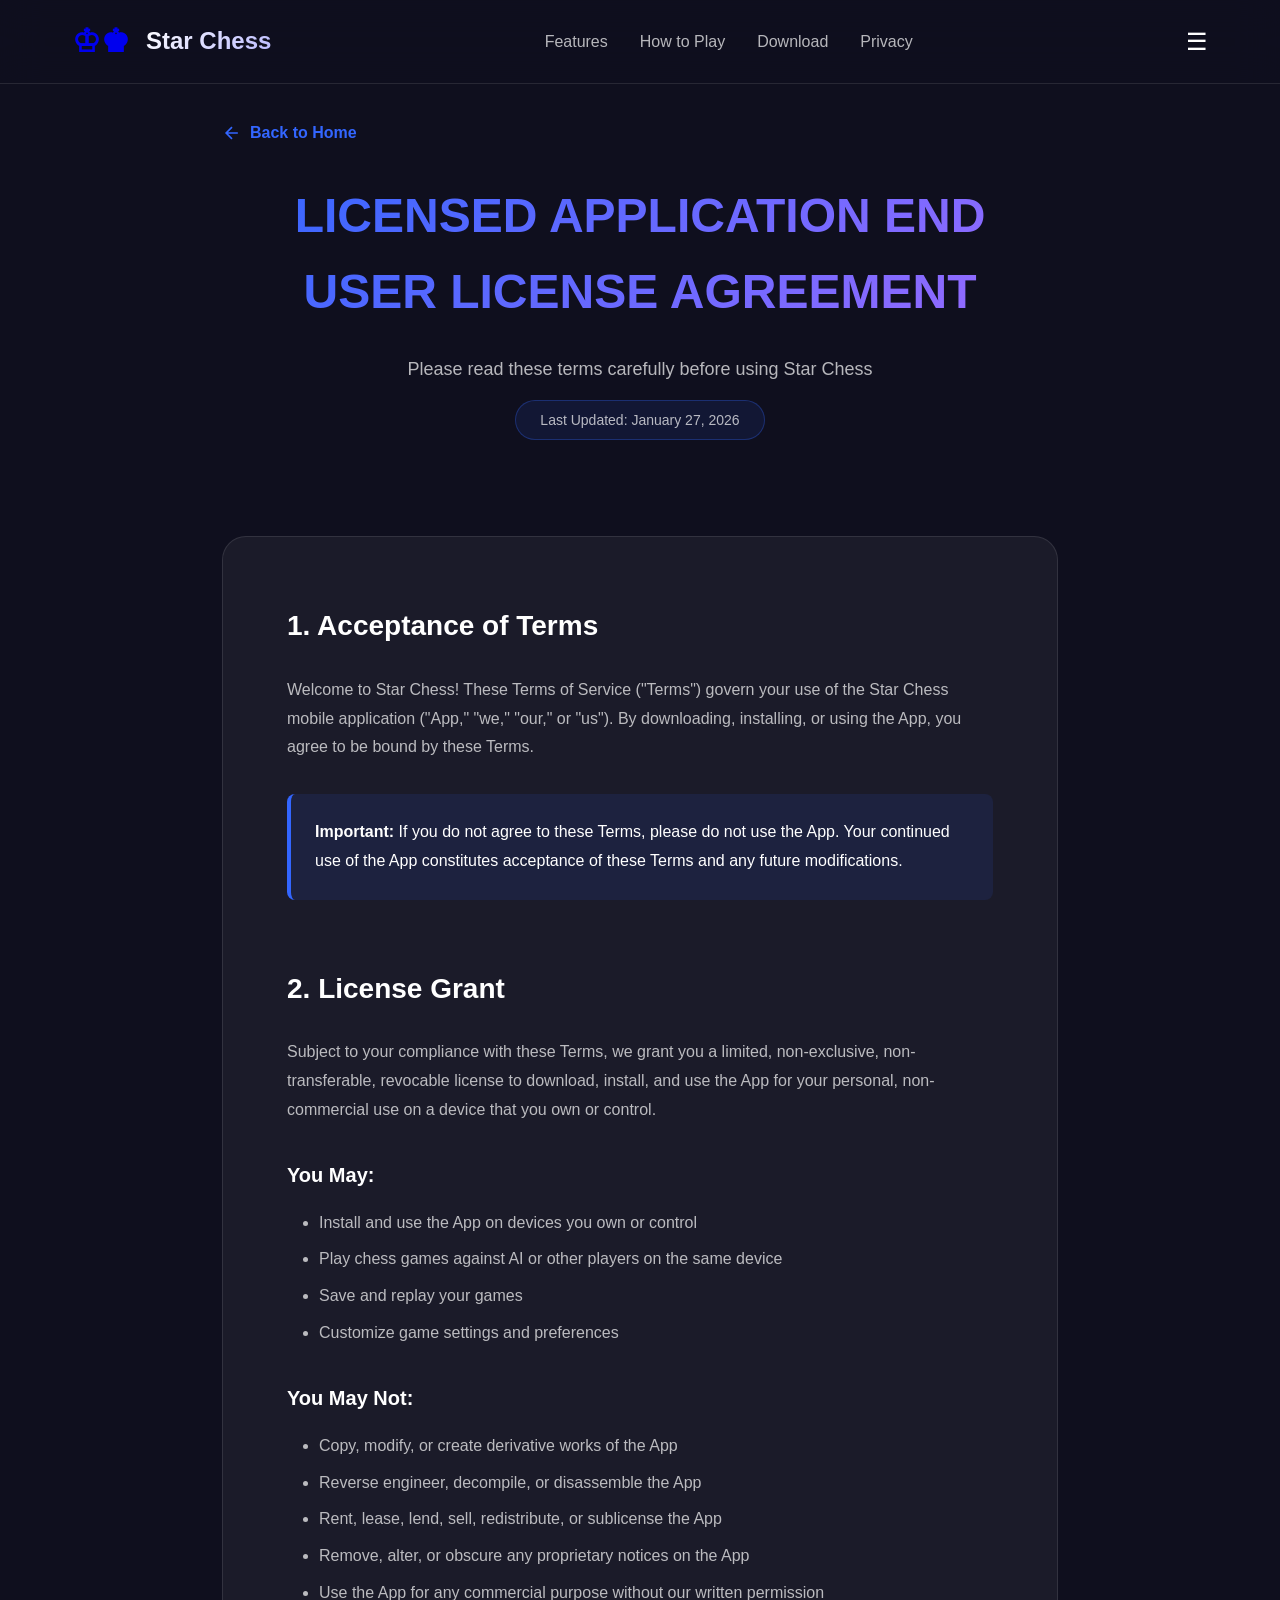
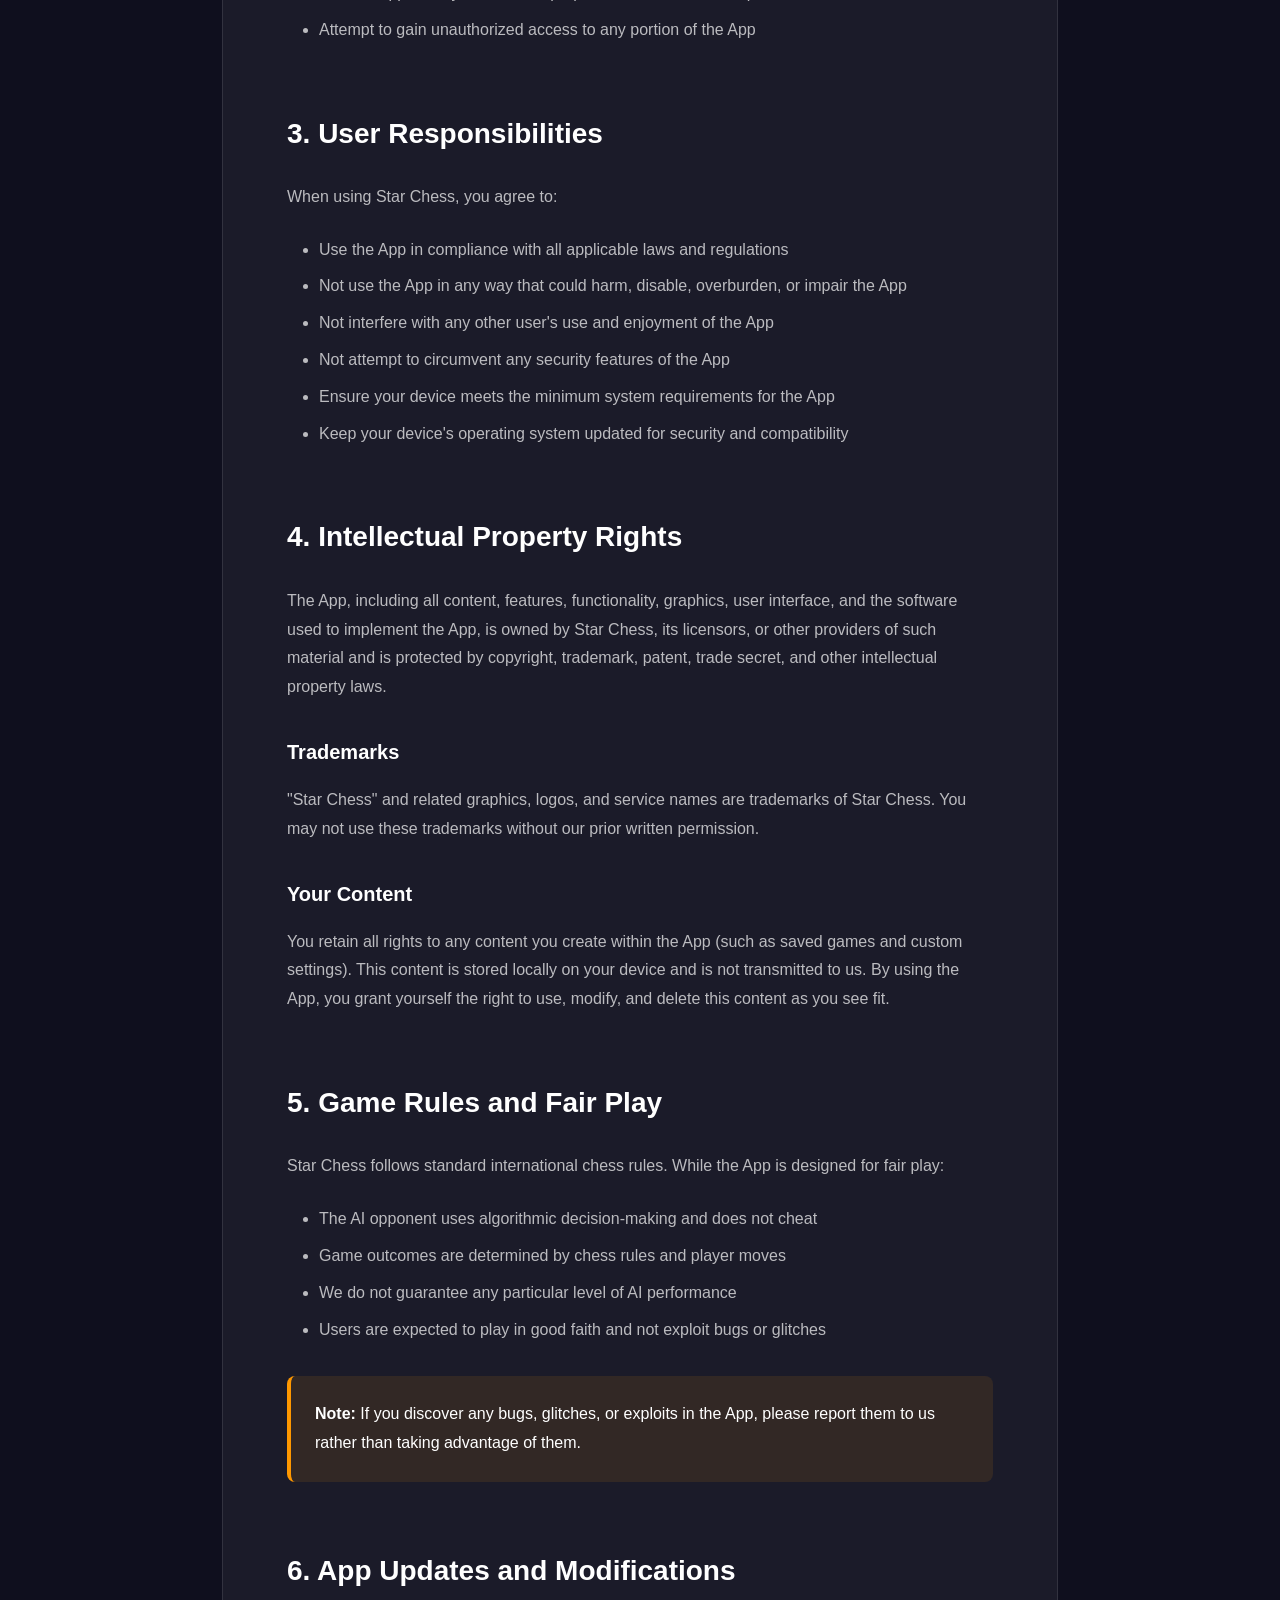
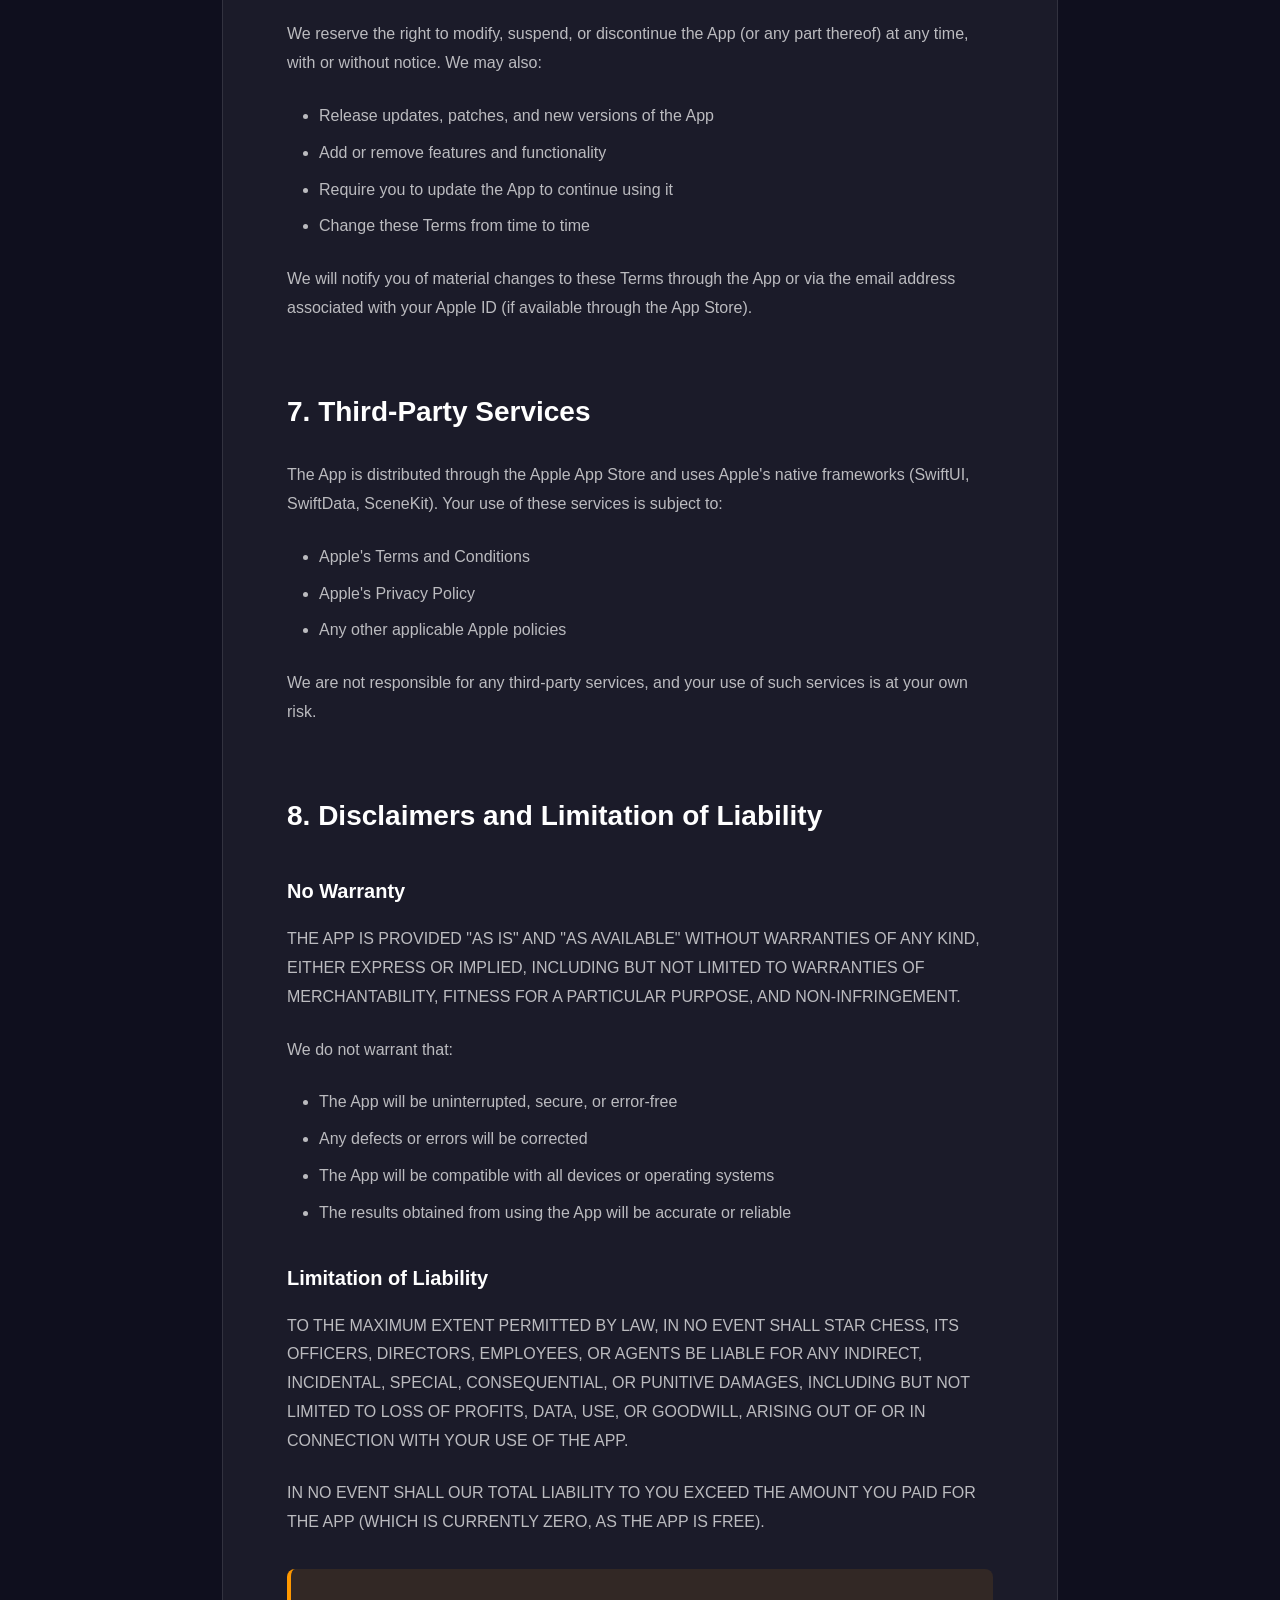
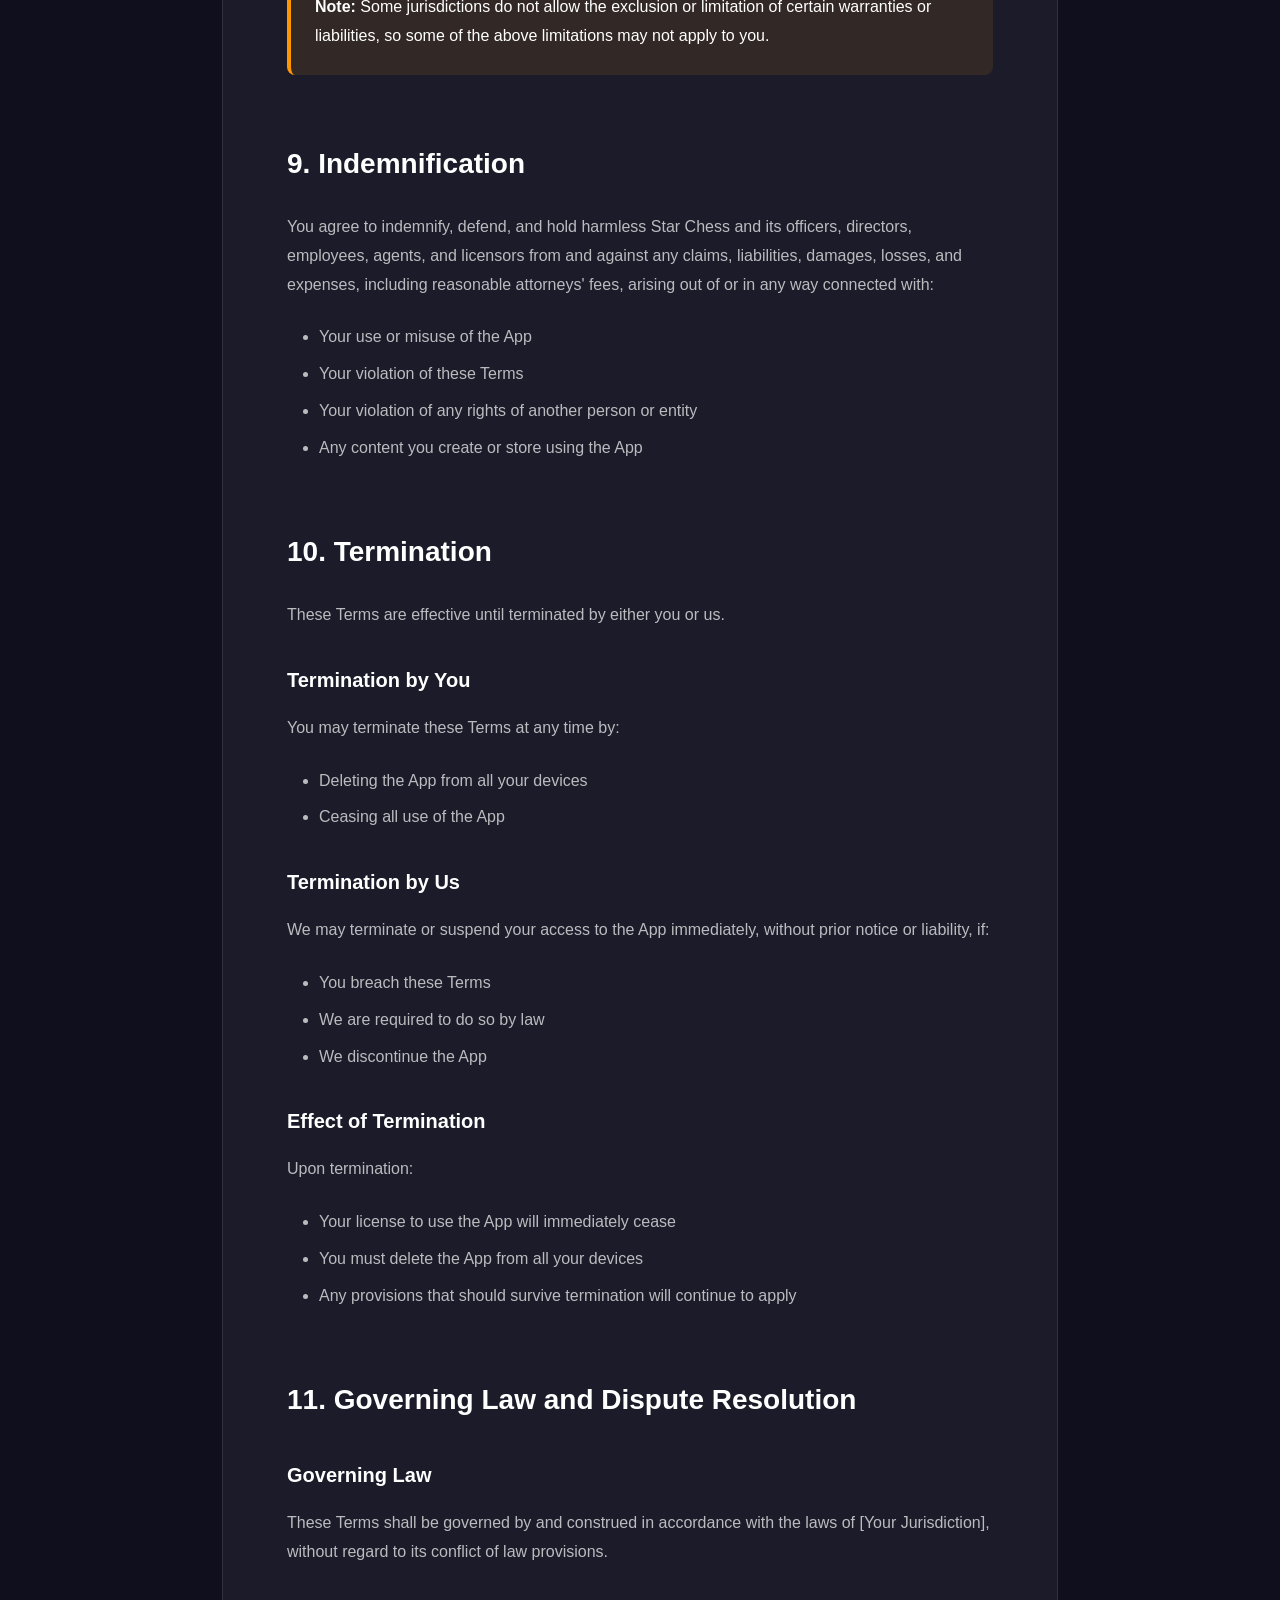
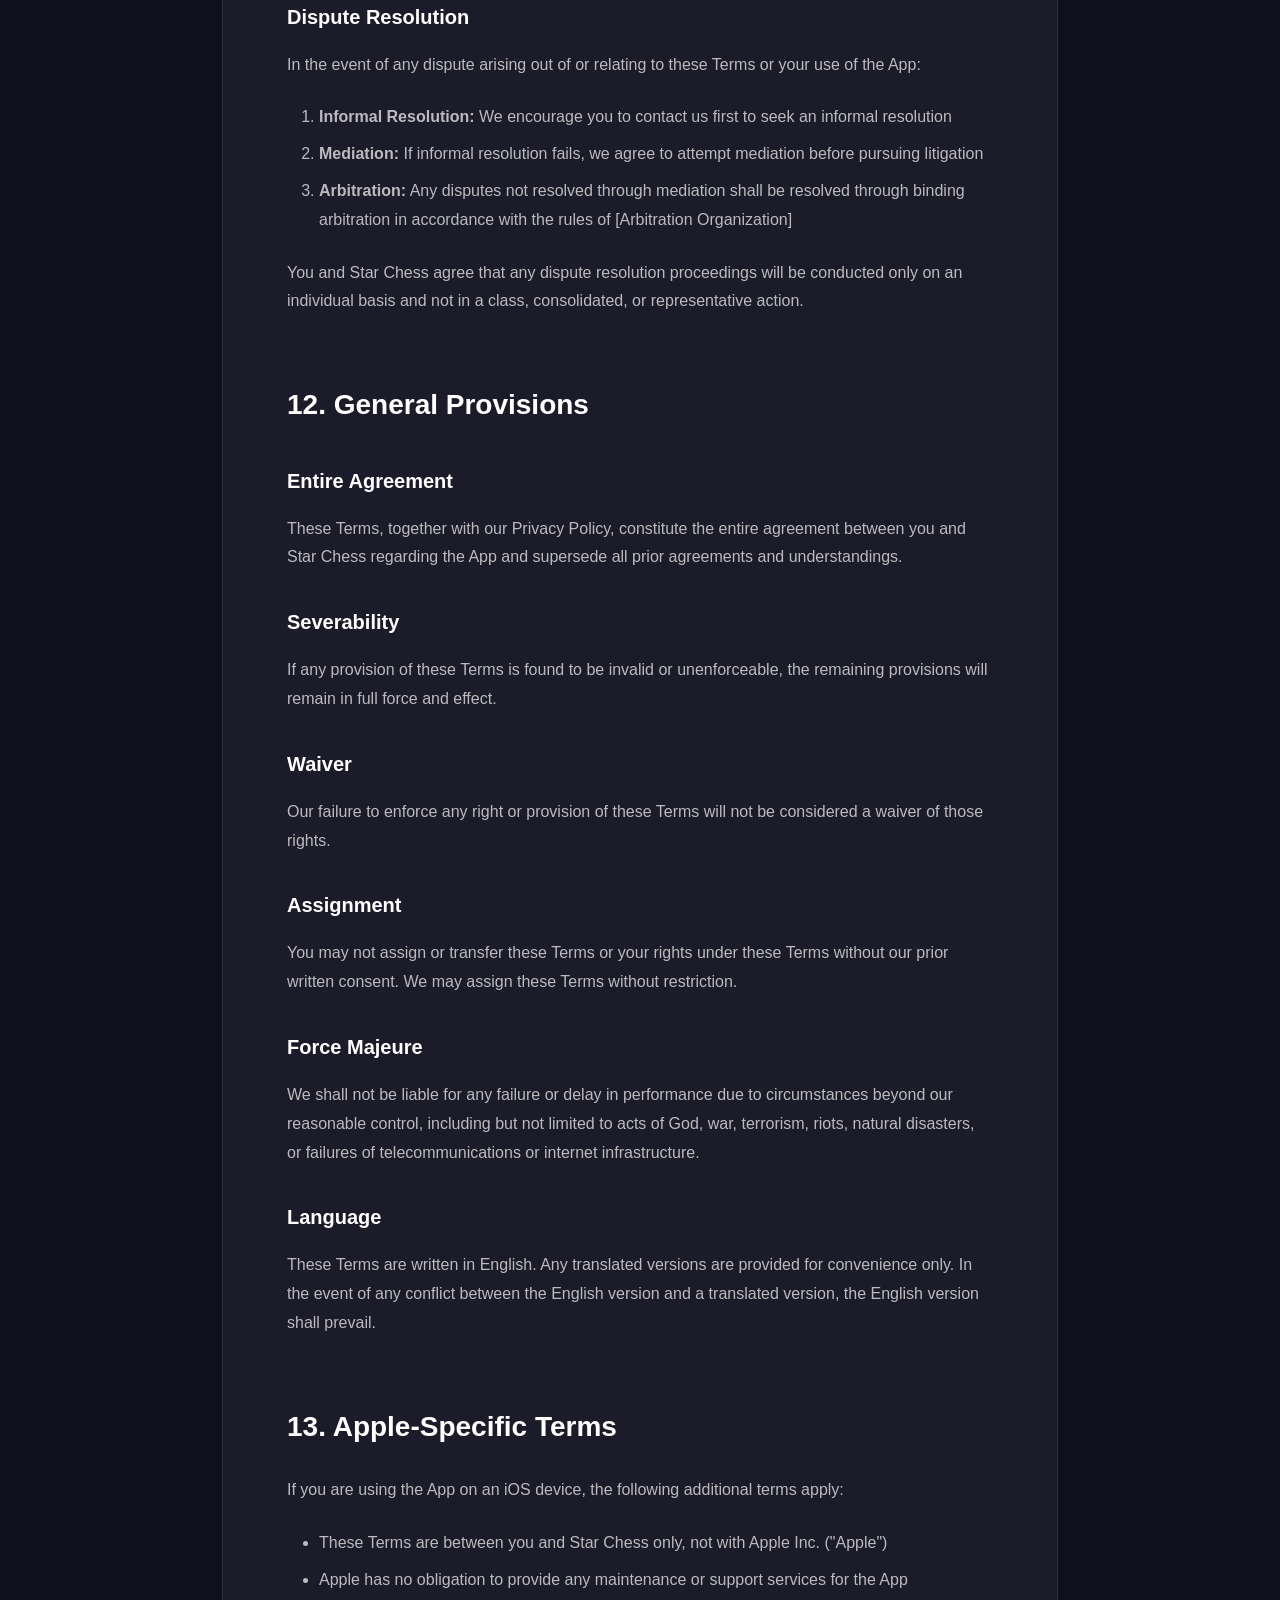
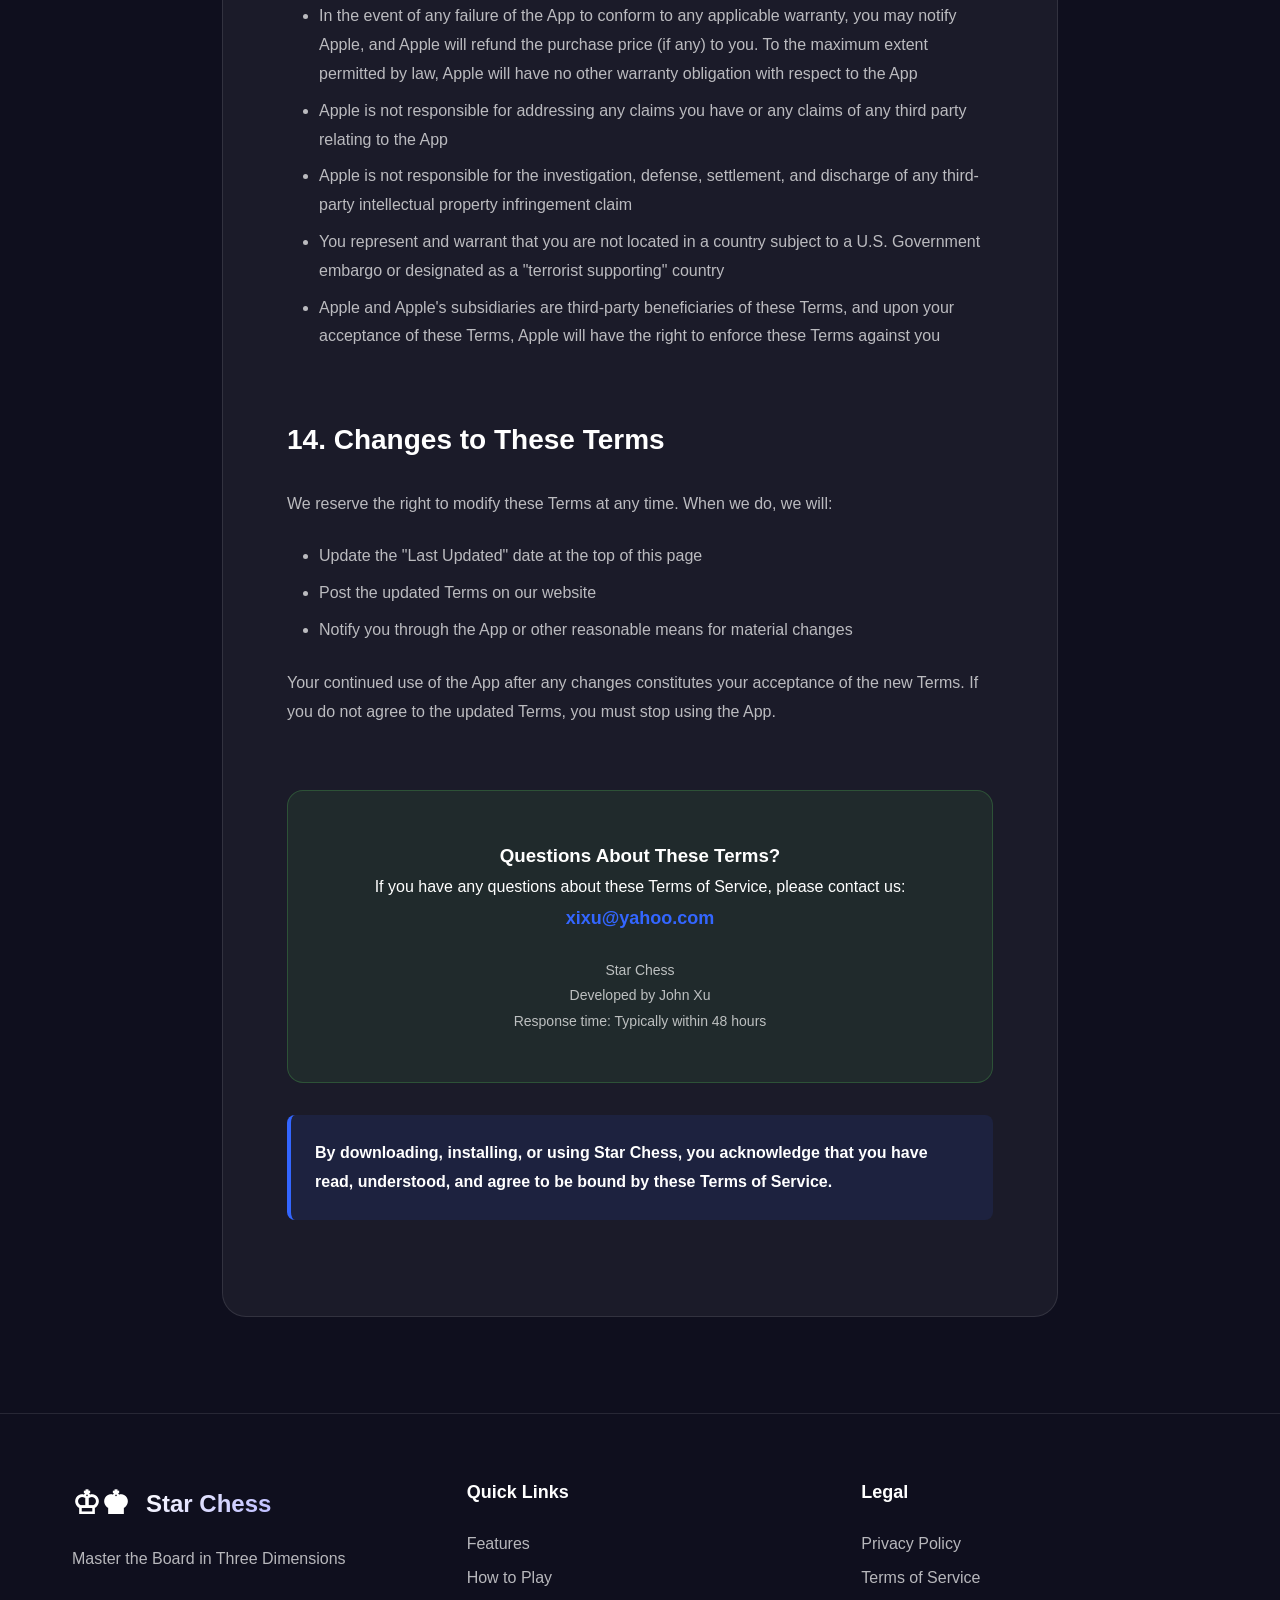
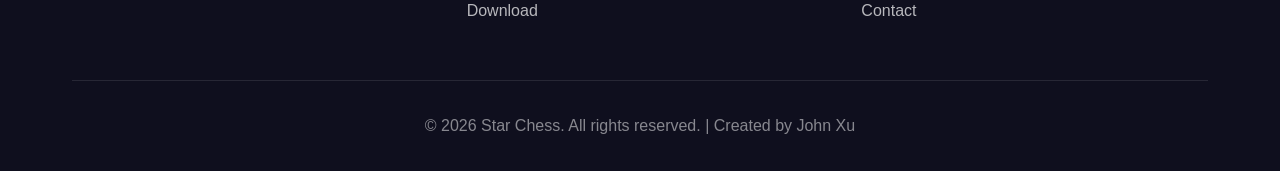
<file: terms.html>
<!DOCTYPE html>
<html lang="en">
<head>
    <meta charset="UTF-8">
    <meta name="viewport" content="width=device-width, initial-scale=1.0">
    <meta name="description" content="Terms of Service for Star Chess - Read our terms and conditions for using the app.">
    <meta name="robots" content="index, follow">
    <title>Terms of Service - Star Chess</title>
    <link rel="stylesheet" href="styles.css">
    <style>
        /* Additional styles specific to terms page */
        .terms-container {
            max-width: 900px;
            margin: 0 auto;
            padding: 120px var(--spacing-lg) var(--spacing-3xl);
        }
        
        .terms-header {
            text-align: center;
            margin-bottom: var(--spacing-3xl);
        }
        
        .terms-title {
            font-size: clamp(2rem, 4vw, 3rem);
            font-weight: 800;
            margin-bottom: var(--spacing-md);
            background: linear-gradient(135deg, #3366ff 0%, #9b6bff 100%);
            -webkit-background-clip: text;
            -webkit-text-fill-color: transparent;
            background-clip: text;
        }
        
        .terms-subtitle {
            font-size: 1.125rem;
            color: var(--color-text-secondary);
            margin-bottom: var(--spacing-sm);
        }
        
        .last-updated {
            display: inline-block;
            padding: var(--spacing-xs) var(--spacing-md);
            background: rgba(51, 102, 255, 0.1);
            border: 1px solid rgba(51, 102, 255, 0.3);
            border-radius: 50px;
            font-size: 0.875rem;
            color: var(--color-text-secondary);
        }
        
        .terms-content {
            background: rgba(255, 255, 255, 0.05);
            border: 1px solid rgba(255, 255, 255, 0.1);
            border-radius: var(--radius-lg);
            padding: var(--spacing-2xl);
            line-height: 1.8;
        }
        
        .terms-section {
            margin-bottom: var(--spacing-2xl);
        }
        
        .terms-section:last-child {
            margin-bottom: 0;
        }
        
        .terms-section h2 {
            font-size: 1.75rem;
            font-weight: 700;
            margin-bottom: var(--spacing-md);
            color: var(--color-text-primary);
        }
        
        .terms-section h3 {
            font-size: 1.25rem;
            font-weight: 600;
            margin-top: var(--spacing-lg);
            margin-bottom: var(--spacing-sm);
            color: var(--color-text-primary);
        }
        
        .terms-section p {
            margin-bottom: var(--spacing-md);
            color: var(--color-text-secondary);
        }
        
        .terms-section ul,
        .terms-section ol {
            margin-left: var(--spacing-lg);
            margin-bottom: var(--spacing-md);
            color: var(--color-text-secondary);
        }
        
        .terms-section li {
            margin-bottom: var(--spacing-xs);
        }
        
        .highlight-box {
            background: rgba(51, 102, 255, 0.1);
            border-left: 4px solid var(--color-primary);
            padding: var(--spacing-md);
            margin: var(--spacing-lg) 0;
            border-radius: var(--radius-sm);
        }
        
        .highlight-box p {
            margin-bottom: 0;
            color: var(--color-text-primary);
        }
        
        .warning-box {
            background: rgba(255, 152, 0, 0.1);
            border-left: 4px solid #ff9800;
            padding: var(--spacing-md);
            margin: var(--spacing-lg) 0;
            border-radius: var(--radius-sm);
        }
        
        .warning-box p {
            margin-bottom: 0;
            color: var(--color-text-primary);
        }
        
        .contact-box {
            background: rgba(76, 175, 80, 0.1);
            border: 1px solid rgba(76, 175, 80, 0.3);
            padding: var(--spacing-xl);
            border-radius: var(--radius-md);
            margin-top: var(--spacing-2xl);
            text-align: center;
        }
        
        .contact-box h3 {
            margin-top: 0;
            color: var(--color-text-primary);
        }
        
        .contact-email {
            color: var(--color-primary);
            text-decoration: none;
            font-weight: 600;
            font-size: 1.125rem;
        }
        
        .contact-email:hover {
            text-decoration: underline;
        }
        
        .back-link {
            display: inline-flex;
            align-items: center;
            gap: var(--spacing-xs);
            color: var(--color-primary);
            text-decoration: none;
            font-weight: 600;
            margin-bottom: var(--spacing-lg);
            transition: transform 0.3s ease;
        }
        
        .back-link:hover {
            transform: translateX(-4px);
        }
    </style>
</head>
<body>
    <!-- Navigation -->
    <nav class="navbar">
        <div class="container">
            <div class="nav-content">
                <a href="index.html" style="text-decoration: none;">
                    <div class="logo">
                        <span class="chess-icon">♔♚</span>
                        <span class="logo-text">Star Chess</span>
                    </div>
                </a>
                <div class="nav-links">
                    <a href="index.html#features">Features</a>
                    <a href="index.html#how-to-play">How to Play</a>
                    <a href="index.html#download">Download</a>
                    <a href="privacy.html">Privacy</a>
                </div>
            </div>
        </div>
    </nav>

    <div class="terms-container">
        <a href="index.html" class="back-link">
            <svg width="20" height="20" viewBox="0 0 24 24" fill="none" stroke="currentColor" stroke-width="2">
                <path d="M19 12H5M12 19l-7-7 7-7"/>
            </svg>
            Back to Home
        </a>

        <div class="terms-header">
            <h1 class="terms-title">LICENSED APPLICATION END USER LICENSE AGREEMENT</h1>
            <p class="terms-subtitle">Please read these terms carefully before using Star Chess</p>
            <span class="last-updated">Last Updated: January 27, 2026</span>
        </div>

        <div class="terms-content">
            <!-- Introduction -->
            <div class="terms-section">
                <h2>1. Acceptance of Terms</h2>
                <p>
                    Welcome to Star Chess! These Terms of Service ("Terms") govern your use of the Star Chess mobile application ("App," "we," "our," or "us"). By downloading, installing, or using the App, you agree to be bound by these Terms.
                </p>
                <div class="highlight-box">
                    <p><strong>Important:</strong> If you do not agree to these Terms, please do not use the App. Your continued use of the App constitutes acceptance of these Terms and any future modifications.</p>
                </div>
            </div>

            <!-- License Grant -->
            <div class="terms-section">
                <h2>2. License Grant</h2>
                <p>
                    Subject to your compliance with these Terms, we grant you a limited, non-exclusive, non-transferable, revocable license to download, install, and use the App for your personal, non-commercial use on a device that you own or control.
                </p>
                
                <h3>You May:</h3>
                <ul>
                    <li>Install and use the App on devices you own or control</li>
                    <li>Play chess games against AI or other players on the same device</li>
                    <li>Save and replay your games</li>
                    <li>Customize game settings and preferences</li>
                </ul>

                <h3>You May Not:</h3>
                <ul>
                    <li>Copy, modify, or create derivative works of the App</li>
                    <li>Reverse engineer, decompile, or disassemble the App</li>
                    <li>Rent, lease, lend, sell, redistribute, or sublicense the App</li>
                    <li>Remove, alter, or obscure any proprietary notices on the App</li>
                    <li>Use the App for any commercial purpose without our written permission</li>
                    <li>Attempt to gain unauthorized access to any portion of the App</li>
                </ul>
            </div>

            <!-- User Responsibilities -->
            <div class="terms-section">
                <h2>3. User Responsibilities</h2>
                <p>When using Star Chess, you agree to:</p>
                <ul>
                    <li>Use the App in compliance with all applicable laws and regulations</li>
                    <li>Not use the App in any way that could harm, disable, overburden, or impair the App</li>
                    <li>Not interfere with any other user's use and enjoyment of the App</li>
                    <li>Not attempt to circumvent any security features of the App</li>
                    <li>Ensure your device meets the minimum system requirements for the App</li>
                    <li>Keep your device's operating system updated for security and compatibility</li>
                </ul>
            </div>

            <!-- Intellectual Property -->
            <div class="terms-section">
                <h2>4. Intellectual Property Rights</h2>
                <p>
                    The App, including all content, features, functionality, graphics, user interface, and the software used to implement the App, is owned by Star Chess, its licensors, or other providers of such material and is protected by copyright, trademark, patent, trade secret, and other intellectual property laws.
                </p>
                
                <h3>Trademarks</h3>
                <p>
                    "Star Chess" and related graphics, logos, and service names are trademarks of Star Chess. You may not use these trademarks without our prior written permission.
                </p>

                <h3>Your Content</h3>
                <p>
                    You retain all rights to any content you create within the App (such as saved games and custom settings). This content is stored locally on your device and is not transmitted to us. By using the App, you grant yourself the right to use, modify, and delete this content as you see fit.
                </p>
            </div>

            <!-- Game Rules and Fair Play -->
            <div class="terms-section">
                <h2>5. Game Rules and Fair Play</h2>
                <p>
                    Star Chess follows standard international chess rules. While the App is designed for fair play:
                </p>
                <ul>
                    <li>The AI opponent uses algorithmic decision-making and does not cheat</li>
                    <li>Game outcomes are determined by chess rules and player moves</li>
                    <li>We do not guarantee any particular level of AI performance</li>
                    <li>Users are expected to play in good faith and not exploit bugs or glitches</li>
                </ul>
                
                <div class="warning-box">
                    <p><strong>Note:</strong> If you discover any bugs, glitches, or exploits in the App, please report them to us rather than taking advantage of them.</p>
                </div>
            </div>

            <!-- App Updates and Modifications -->
            <div class="terms-section">
                <h2>6. App Updates and Modifications</h2>
                <p>
                    We reserve the right to modify, suspend, or discontinue the App (or any part thereof) at any time, with or without notice. We may also:
                </p>
                <ul>
                    <li>Release updates, patches, and new versions of the App</li>
                    <li>Add or remove features and functionality</li>
                    <li>Require you to update the App to continue using it</li>
                    <li>Change these Terms from time to time</li>
                </ul>
                <p>
                    We will notify you of material changes to these Terms through the App or via the email address associated with your Apple ID (if available through the App Store).
                </p>
            </div>

            <!-- Third-Party Services -->
            <div class="terms-section">
                <h2>7. Third-Party Services</h2>
                <p>
                    The App is distributed through the Apple App Store and uses Apple's native frameworks (SwiftUI, SwiftData, SceneKit). Your use of these services is subject to:
                </p>
                <ul>
                    <li>Apple's Terms and Conditions</li>
                    <li>Apple's Privacy Policy</li>
                    <li>Any other applicable Apple policies</li>
                </ul>
                <p>
                    We are not responsible for any third-party services, and your use of such services is at your own risk.
                </p>
            </div>

            <!-- Disclaimers and Limitation of Liability -->
            <div class="terms-section">
                <h2>8. Disclaimers and Limitation of Liability</h2>
                
                <h3>No Warranty</h3>
                <p>
                    THE APP IS PROVIDED "AS IS" AND "AS AVAILABLE" WITHOUT WARRANTIES OF ANY KIND, EITHER EXPRESS OR IMPLIED, INCLUDING BUT NOT LIMITED TO WARRANTIES OF MERCHANTABILITY, FITNESS FOR A PARTICULAR PURPOSE, AND NON-INFRINGEMENT.
                </p>
                <p>
                    We do not warrant that:
                </p>
                <ul>
                    <li>The App will be uninterrupted, secure, or error-free</li>
                    <li>Any defects or errors will be corrected</li>
                    <li>The App will be compatible with all devices or operating systems</li>
                    <li>The results obtained from using the App will be accurate or reliable</li>
                </ul>

                <h3>Limitation of Liability</h3>
                <p>
                    TO THE MAXIMUM EXTENT PERMITTED BY LAW, IN NO EVENT SHALL STAR CHESS, ITS OFFICERS, DIRECTORS, EMPLOYEES, OR AGENTS BE LIABLE FOR ANY INDIRECT, INCIDENTAL, SPECIAL, CONSEQUENTIAL, OR PUNITIVE DAMAGES, INCLUDING BUT NOT LIMITED TO LOSS OF PROFITS, DATA, USE, OR GOODWILL, ARISING OUT OF OR IN CONNECTION WITH YOUR USE OF THE APP.
                </p>
                <p>
                    IN NO EVENT SHALL OUR TOTAL LIABILITY TO YOU EXCEED THE AMOUNT YOU PAID FOR THE APP (WHICH IS CURRENTLY ZERO, AS THE APP IS FREE).
                </p>

                <div class="warning-box">
                    <p><strong>Note:</strong> Some jurisdictions do not allow the exclusion or limitation of certain warranties or liabilities, so some of the above limitations may not apply to you.</p>
                </div>
            </div>

            <!-- Indemnification -->
            <div class="terms-section">
                <h2>9. Indemnification</h2>
                <p>
                    You agree to indemnify, defend, and hold harmless Star Chess and its officers, directors, employees, agents, and licensors from and against any claims, liabilities, damages, losses, and expenses, including reasonable attorneys' fees, arising out of or in any way connected with:
                </p>
                <ul>
                    <li>Your use or misuse of the App</li>
                    <li>Your violation of these Terms</li>
                    <li>Your violation of any rights of another person or entity</li>
                    <li>Any content you create or store using the App</li>
                </ul>
            </div>

            <!-- Termination -->
            <div class="terms-section">
                <h2>10. Termination</h2>
                <p>
                    These Terms are effective until terminated by either you or us.
                </p>
                
                <h3>Termination by You</h3>
                <p>
                    You may terminate these Terms at any time by:
                </p>
                <ul>
                    <li>Deleting the App from all your devices</li>
                    <li>Ceasing all use of the App</li>
                </ul>

                <h3>Termination by Us</h3>
                <p>
                    We may terminate or suspend your access to the App immediately, without prior notice or liability, if:
                </p>
                <ul>
                    <li>You breach these Terms</li>
                    <li>We are required to do so by law</li>
                    <li>We discontinue the App</li>
                </ul>

                <h3>Effect of Termination</h3>
                <p>
                    Upon termination:
                </p>
                <ul>
                    <li>Your license to use the App will immediately cease</li>
                    <li>You must delete the App from all your devices</li>
                    <li>Any provisions that should survive termination will continue to apply</li>
                </ul>
            </div>

            <!-- Governing Law and Dispute Resolution -->
            <div class="terms-section">
                <h2>11. Governing Law and Dispute Resolution</h2>
                
                <h3>Governing Law</h3>
                <p>
                    These Terms shall be governed by and construed in accordance with the laws of [Your Jurisdiction], without regard to its conflict of law provisions.
                </p>

                <h3>Dispute Resolution</h3>
                <p>
                    In the event of any dispute arising out of or relating to these Terms or your use of the App:
                </p>
                <ol>
                    <li><strong>Informal Resolution:</strong> We encourage you to contact us first to seek an informal resolution</li>
                    <li><strong>Mediation:</strong> If informal resolution fails, we agree to attempt mediation before pursuing litigation</li>
                    <li><strong>Arbitration:</strong> Any disputes not resolved through mediation shall be resolved through binding arbitration in accordance with the rules of [Arbitration Organization]</li>
                </ol>
                
                <p>
                    You and Star Chess agree that any dispute resolution proceedings will be conducted only on an individual basis and not in a class, consolidated, or representative action.
                </p>
            </div>

            <!-- General Provisions -->
            <div class="terms-section">
                <h2>12. General Provisions</h2>
                
                <h3>Entire Agreement</h3>
                <p>
                    These Terms, together with our Privacy Policy, constitute the entire agreement between you and Star Chess regarding the App and supersede all prior agreements and understandings.
                </p>

                <h3>Severability</h3>
                <p>
                    If any provision of these Terms is found to be invalid or unenforceable, the remaining provisions will remain in full force and effect.
                </p>

                <h3>Waiver</h3>
                <p>
                    Our failure to enforce any right or provision of these Terms will not be considered a waiver of those rights.
                </p>

                <h3>Assignment</h3>
                <p>
                    You may not assign or transfer these Terms or your rights under these Terms without our prior written consent. We may assign these Terms without restriction.
                </p>

                <h3>Force Majeure</h3>
                <p>
                    We shall not be liable for any failure or delay in performance due to circumstances beyond our reasonable control, including but not limited to acts of God, war, terrorism, riots, natural disasters, or failures of telecommunications or internet infrastructure.
                </p>

                <h3>Language</h3>
                <p>
                    These Terms are written in English. Any translated versions are provided for convenience only. In the event of any conflict between the English version and a translated version, the English version shall prevail.
                </p>
            </div>

            <!-- Apple-Specific Terms -->
            <div class="terms-section">
                <h2>13. Apple-Specific Terms</h2>
                <p>
                    If you are using the App on an iOS device, the following additional terms apply:
                </p>
                <ul>
                    <li>These Terms are between you and Star Chess only, not with Apple Inc. ("Apple")</li>
                    <li>Apple has no obligation to provide any maintenance or support services for the App</li>
                    <li>In the event of any failure of the App to conform to any applicable warranty, you may notify Apple, and Apple will refund the purchase price (if any) to you. To the maximum extent permitted by law, Apple will have no other warranty obligation with respect to the App</li>
                    <li>Apple is not responsible for addressing any claims you have or any claims of any third party relating to the App</li>
                    <li>Apple is not responsible for the investigation, defense, settlement, and discharge of any third-party intellectual property infringement claim</li>
                    <li>You represent and warrant that you are not located in a country subject to a U.S. Government embargo or designated as a "terrorist supporting" country</li>
                    <li>Apple and Apple's subsidiaries are third-party beneficiaries of these Terms, and upon your acceptance of these Terms, Apple will have the right to enforce these Terms against you</li>
                </ul>
            </div>

            <!-- Changes to Terms -->
            <div class="terms-section">
                <h2>14. Changes to These Terms</h2>
                <p>
                    We reserve the right to modify these Terms at any time. When we do, we will:
                </p>
                <ul>
                    <li>Update the "Last Updated" date at the top of this page</li>
                    <li>Post the updated Terms on our website</li>
                    <li>Notify you through the App or other reasonable means for material changes</li>
                </ul>
                <p>
                    Your continued use of the App after any changes constitutes your acceptance of the new Terms. If you do not agree to the updated Terms, you must stop using the App.
                </p>
            </div>

            <!-- Contact Information -->
            <div class="contact-box">
                <h3>Questions About These Terms?</h3>
                <p>If you have any questions about these Terms of Service, please contact us:</p>
                <p>
                    <a href="mailto:xixu@yahoo.com" class="contact-email">xixu@yahoo.com</a>
                </p>
                <p style="margin-top: var(--spacing-md); color: var(--color-text-secondary); font-size: 0.875rem;">
                    Star Chess<br>
                    Developed by John Xu<br>
                    Response time: Typically within 48 hours
                </p>
            </div>

            <!-- Acknowledgment -->
            <div class="terms-section">
                <div class="highlight-box">
                    <p>
                        <strong>By downloading, installing, or using Star Chess, you acknowledge that you have read, understood, and agree to be bound by these Terms of Service.</strong>
                    </p>
                </div>
            </div>
        </div>
    </div>

    <!-- Footer -->
    <footer class="footer">
        <div class="container">
            <div class="footer-content">
                <div class="footer-section">
                    <div class="footer-logo">
                        <span class="chess-icon">♔♚</span>
                        <span class="logo-text">Star Chess</span>
                    </div>
                    <p class="footer-description">
                        Master the Board in Three Dimensions
                    </p>
                </div>
                <div class="footer-section">
                    <h4 class="footer-title">Quick Links</h4>
                    <ul class="footer-links">
                        <li><a href="index.html#features">Features</a></li>
                        <li><a href="index.html#how-to-play">How to Play</a></li>
                        <li><a href="index.html#download">Download</a></li>
                    </ul>
                </div>
                <div class="footer-section">
                    <h4 class="footer-title">Legal</h4>
                    <ul class="footer-links">
                        <li><a href="privacy.html">Privacy Policy</a></li>
                        <li><a href="terms.html">Terms of Service</a></li>
                        <li><a href="contact.html">Contact</a></li>
                    </ul>
                </div>
            </div>
            <div class="footer-bottom">
                <p>&copy; 2026 Star Chess. All rights reserved. | Created by John Xu</p>
            </div>
        </div>
    </footer>

    <script src="script.js"></script>
</body>
</html>
</file>
<file: styles.css>
/* ==================== */
/* CSS Reset & Base */
/* ==================== */

* {
    margin: 0;
    padding: 0;
    box-sizing: border-box;
}

:root {
    /* Color Palette */
    --color-primary: #3366ff;
    --color-primary-dark: #2952cc;
    --color-primary-light: #6b8fff;
    --color-secondary: #4CAF50;
    --color-secondary-dark: #388E3C;
    
    /* Gradients */
    --gradient-primary: linear-gradient(135deg, #3366ff 0%, #5a4fb4 100%);
    --gradient-secondary: linear-gradient(135deg, #4CAF50 0%, #388E3C 100%);
    --gradient-dark: linear-gradient(135deg, #1a1a33 0%, #332652 50%, #261a40 100%);
    --gradient-hero: linear-gradient(180deg, #1a1a33 0%, #2a1f4d 100%);
    
    /* Neutral Colors */
    --color-bg-dark: #0f0f1e;
    --color-bg-medium: #1a1a33;
    --color-bg-light: #252545;
    --color-text-primary: #ffffff;
    --color-text-secondary: rgba(255, 255, 255, 0.7);
    --color-text-muted: rgba(255, 255, 255, 0.5);
    
    /* Spacing */
    --spacing-xs: 0.5rem;
    --spacing-sm: 1rem;
    --spacing-md: 1.5rem;
    --spacing-lg: 2rem;
    --spacing-xl: 3rem;
    --spacing-2xl: 4rem;
    --spacing-3xl: 6rem;
    
    /* Border Radius */
    --radius-sm: 0.5rem;
    --radius-md: 1rem;
    --radius-lg: 1.5rem;
    --radius-xl: 2rem;
    
    /* Shadows */
    --shadow-sm: 0 2px 8px rgba(0, 0, 0, 0.1);
    --shadow-md: 0 4px 16px rgba(0, 0, 0, 0.15);
    --shadow-lg: 0 8px 32px rgba(0, 0, 0, 0.2);
    --shadow-xl: 0 16px 48px rgba(0, 0, 0, 0.25);
    --shadow-glow: 0 0 40px rgba(51, 102, 255, 0.4);
    
    /* Typography */
    --font-system: -apple-system, BlinkMacSystemFont, 'Segoe UI', Roboto, 'Helvetica Neue', Arial, sans-serif;
}

html {
    scroll-behavior: smooth;
}

body {
    font-family: var(--font-system);
    background-color: var(--color-bg-dark);
    color: var(--color-text-primary);
    line-height: 1.6;
    overflow-x: hidden;
}

.container {
    max-width: 1200px;
    margin: 0 auto;
    padding: 0 var(--spacing-lg);
}

/* ==================== */
/* Navigation */
/* ==================== */

.navbar {
    position: fixed;
    top: 0;
    left: 0;
    right: 0;
    z-index: 1000;
    background: rgba(15, 15, 30, 0.9);
    backdrop-filter: blur(20px);
    -webkit-backdrop-filter: blur(20px);
    border-bottom: 1px solid rgba(255, 255, 255, 0.1);
    transition: all 0.3s ease;
}

.nav-content {
    display: flex;
    justify-content: space-between;
    align-items: center;
    padding: var(--spacing-sm) 0;
}

.logo {
    display: flex;
    align-items: center;
    gap: var(--spacing-sm);
    font-size: 1.5rem;
    font-weight: 700;
}

.chess-icon {
    font-size: 2rem;
}

.logo-text {
    background: linear-gradient(135deg, #ffffff 0%, #b8b8ff 100%);
    -webkit-background-clip: text;
    -webkit-text-fill-color: transparent;
    background-clip: text;
}

.nav-links {
    display: flex;
    gap: var(--spacing-lg);
}

.nav-links a {
    color: var(--color-text-secondary);
    text-decoration: none;
    font-weight: 500;
    transition: color 0.3s ease;
    position: relative;
}

.nav-links a::after {
    content: '';
    position: absolute;
    bottom: -4px;
    left: 0;
    width: 0;
    height: 2px;
    background: var(--gradient-primary);
    transition: width 0.3s ease;
}

.nav-links a:hover {
    color: var(--color-text-primary);
}

.nav-links a:hover::after {
    width: 100%;
}

/* ==================== */
/* Hero Section */
/* ==================== */

.hero {
    position: relative;
    min-height: 100vh;
    display: flex;
    align-items: center;
    padding-top: 80px;
    background: var(--gradient-hero);
    overflow: hidden;
}

.hero-background {
    position: absolute;
    top: 0;
    left: 0;
    right: 0;
    bottom: 0;
    overflow: hidden;
    opacity: 0.05;
}

.chess-piece {
    position: absolute;
    font-size: 120px;
    color: var(--color-text-primary);
    animation: float 6s ease-in-out infinite;
}

.piece-1 {
    top: 10%;
    right: 10%;
    animation-delay: 0s;
}

.piece-2 {
    bottom: 20%;
    left: 5%;
    animation-delay: 2s;
}

.piece-3 {
    top: 50%;
    right: 5%;
    animation-delay: 4s;
}

@keyframes float {
    0%, 100% {
        transform: translateY(0) rotate(15deg);
    }
    50% {
        transform: translateY(-30px) rotate(-15deg);
    }
}

.hero-content {
    position: relative;
    z-index: 1;
    text-align: center;
    max-width: 800px;
    margin: 0 auto;
}

.hero-badge {
    display: inline-block;
    padding: var(--spacing-xs) var(--spacing-md);
    background: rgba(51, 102, 255, 0.2);
    border: 1px solid rgba(51, 102, 255, 0.4);
    border-radius: 50px;
    font-size: 0.875rem;
    font-weight: 600;
    color: var(--color-primary-light);
    margin-bottom: var(--spacing-lg);
    animation: slideDown 0.6s ease-out;
}

.hero-title {
    font-size: clamp(2.5rem, 5vw, 4rem);
    font-weight: 800;
    line-height: 1.2;
    margin-bottom: var(--spacing-md);
    animation: slideUp 0.6s ease-out 0.2s both;
}

.gradient-text {
    display: block;
    background: linear-gradient(135deg, #3366ff 0%, #9b6bff 100%);
    -webkit-background-clip: text;
    -webkit-text-fill-color: transparent;
    background-clip: text;
}

.hero-subtitle {
    font-size: clamp(1.25rem, 2.5vw, 1.75rem);
    color: var(--color-text-secondary);
    margin-bottom: var(--spacing-lg);
    animation: slideUp 0.6s ease-out 0.4s both;
}

.hero-description {
    font-size: 1.125rem;
    color: var(--color-text-secondary);
    max-width: 600px;
    margin: 0 auto var(--spacing-xl);
    animation: slideUp 0.6s ease-out 0.6s both;
}

.hero-buttons {
    display: flex;
    gap: var(--spacing-md);
    justify-content: center;
    flex-wrap: wrap;
    animation: slideUp 0.6s ease-out 0.8s both;
}

@keyframes slideDown {
    from {
        opacity: 0;
        transform: translateY(-20px);
    }
    to {
        opacity: 1;
        transform: translateY(0);
    }
}

@keyframes slideUp {
    from {
        opacity: 0;
        transform: translateY(20px);
    }
    to {
        opacity: 1;
        transform: translateY(0);
    }
}

/* ==================== */
/* Buttons */
/* ==================== */

.btn {
    display: inline-flex;
    align-items: center;
    gap: var(--spacing-xs);
    padding: 1rem 2rem;
    font-size: 1.125rem;
    font-weight: 600;
    text-decoration: none;
    border-radius: var(--radius-md);
    transition: all 0.3s ease;
    cursor: pointer;
}

.btn-primary {
    background: var(--gradient-primary);
    color: var(--color-text-primary);
    box-shadow: var(--shadow-glow);
}

.btn-primary:hover {
    transform: translateY(-2px);
    box-shadow: 0 0 60px rgba(51, 102, 255, 0.6);
}

.btn-secondary {
    background: rgba(255, 255, 255, 0.1);
    color: var(--color-text-primary);
    border: 1px solid rgba(255, 255, 255, 0.2);
}

.btn-secondary:hover {
    background: rgba(255, 255, 255, 0.15);
    border-color: rgba(255, 255, 255, 0.3);
    transform: translateY(-2px);
}

.btn-icon {
    width: 20px;
    height: 20px;
}

/* ==================== */
/* Section Styles */
/* ==================== */

section {
    padding: var(--spacing-3xl) 0;
}

.section-header {
    text-align: center;
    margin-bottom: var(--spacing-2xl);
}

.section-title {
    font-size: clamp(2rem, 4vw, 3rem);
    font-weight: 800;
    margin-bottom: var(--spacing-md);
}

.section-subtitle {
    font-size: 1.25rem;
    color: var(--color-text-secondary);
}

/* ==================== */
/* Features Section */
/* ==================== */

.features {
    background: var(--color-bg-medium);
    position: relative;
}

.features::before {
    content: '';
    position: absolute;
    top: 0;
    left: 0;
    right: 0;
    height: 1px;
    background: linear-gradient(90deg, transparent, rgba(255, 255, 255, 0.1), transparent);
}

.features-grid {
    display: grid;
    grid-template-columns: repeat(auto-fit, minmax(300px, 1fr));
    gap: var(--spacing-lg);
}

.feature-card {
    padding: var(--spacing-xl);
    background: rgba(255, 255, 255, 0.05);
    border: 1px solid rgba(255, 255, 255, 0.1);
    border-radius: var(--radius-lg);
    transition: all 0.3s ease;
}

.feature-card:hover {
    transform: translateY(-8px);
    background: rgba(255, 255, 255, 0.08);
    border-color: rgba(51, 102, 255, 0.3);
    box-shadow: var(--shadow-lg);
}

.feature-icon {
    width: 64px;
    height: 64px;
    display: flex;
    align-items: center;
    justify-content: center;
    background: var(--gradient-primary);
    border-radius: var(--radius-md);
    margin-bottom: var(--spacing-md);
}

.feature-icon svg {
    color: white;
}

.feature-title {
    font-size: 1.5rem;
    font-weight: 700;
    margin-bottom: var(--spacing-sm);
}

.feature-description {
    color: var(--color-text-secondary);
    line-height: 1.7;
}

/* ==================== */
/* How to Play Section */
/* ==================== */

.how-to-play {
    background: var(--gradient-dark);
}

.instructions-grid {
    display: grid;
    grid-template-columns: repeat(auto-fit, minmax(250px, 1fr));
    gap: var(--spacing-xl);
}

.instruction-card {
    text-align: center;
    padding: var(--spacing-xl);
    background: rgba(255, 255, 255, 0.05);
    border: 1px solid rgba(255, 255, 255, 0.1);
    border-radius: var(--radius-lg);
    position: relative;
    transition: all 0.3s ease;
}

.instruction-card:hover {
    transform: translateY(-8px);
    background: rgba(255, 255, 255, 0.08);
    box-shadow: var(--shadow-lg);
}

.instruction-number {
    position: absolute;
    top: -15px;
    left: 50%;
    transform: translateX(-50%);
    width: 40px;
    height: 40px;
    background: var(--gradient-primary);
    border-radius: 50%;
    display: flex;
    align-items: center;
    justify-content: center;
    font-weight: 700;
    font-size: 1.25rem;
    box-shadow: var(--shadow-md);
}

.instruction-icon {
    font-size: 4rem;
    margin: var(--spacing-md) 0;
}

.instruction-title {
    font-size: 1.5rem;
    font-weight: 700;
    margin-bottom: var(--spacing-sm);
}

.instruction-description {
    color: var(--color-text-secondary);
    line-height: 1.7;
}

/* ==================== */
/* Screenshots Section */
/* ==================== */

/* Screenshots Section - Updated for Real Images */

.screenshots {
    background: var(--color-bg-medium);
}

.screenshots-grid {
    display: grid;
    grid-template-columns: repeat(auto-fit, minmax(280px, 1fr));
    gap: var(--spacing-xl);
    margin-bottom: var(--spacing-lg);
}

.screenshot-item {
    display: flex;
    flex-direction: column;
    gap: var(--spacing-sm);
    transition: transform 0.3s ease;
    max-width: 400px; /* Limit each screenshot to 400px wide */
    margin: 0 auto; /* Center the item if it's smaller than grid column */
}

.screenshot-item:hover {
    transform: translateY(-8px);
}

.screenshot-image {
    width: 100%;
    height: auto;
    border-radius: var(--radius-lg);
    box-shadow: var(--shadow-xl);
    border: 1px solid rgba(255, 255, 255, 0.1);
    transition: all 0.3s ease;
    cursor: pointer;
}

.screenshot-image:hover {
    box-shadow: 0 20px 60px rgba(51, 102, 255, 0.4);
    border-color: rgba(51, 102, 255, 0.3);
    transform: scale(1.02);
}

.screenshot-caption {
    text-align: center;
    color: var(--color-text-secondary);
    font-weight: 600;
    font-size: 0.875rem;
    margin-top: var(--spacing-xs);
}

/* Hide old placeholder styles */
.screenshot-placeholder,
.screenshots-note {
    display: none;
}

/* Responsive layouts */
@media (max-width: 768px) {
    .screenshots-grid {
        grid-template-columns: 1fr;
        gap: var(--spacing-lg);
    }
    
    .screenshot-item:hover {
        transform: translateY(-4px);
    }
}

/* Desktop: 3 columns for 7 images */
@media (min-width: 769px) and (max-width: 1199px) {
    .screenshots-grid {
        grid-template-columns: repeat(2, 1fr);
    }
}

@media (min-width: 1200px) {
    .screenshots-grid {
        grid-template-columns: repeat(3, 1fr);
    }
    
    /* Optional: Center the 7th item in the grid */
    .screenshot-item:nth-child(7) {
        grid-column: 2 / 3;
    }
}

.placeholder-content {
    text-align: center;
}

.placeholder-icon {
    font-size: 4rem;
    margin-bottom: var(--spacing-sm);
    opacity: 0.5;
}

.placeholder-content p {
    color: var(--color-text-secondary);
    font-weight: 600;
}

.screenshots-note {
    text-align: center;
    color: var(--color-text-muted);
    font-style: italic;
    font-size: 0.875rem;
}

/* ==================== */
/* Download Section */
/* ==================== */

.download {
    background: var(--gradient-dark);
    position: relative;
    overflow: hidden;
}

.download-card {
    display: grid;
    grid-template-columns: 1fr 1fr;
    gap: var(--spacing-2xl);
    align-items: center;
    background: rgba(255, 255, 255, 0.05);
    border: 1px solid rgba(255, 255, 255, 0.1);
    border-radius: var(--radius-xl);
    padding: var(--spacing-2xl);
    position: relative;
    overflow: hidden;
}

.download-title {
    font-size: clamp(2rem, 4vw, 2.5rem);
    font-weight: 800;
    margin-bottom: var(--spacing-md);
}

.download-description {
    color: var(--color-text-secondary);
    margin-bottom: var(--spacing-xl);
    line-height: 1.7;
    font-size: 1.125rem;
}

.app-store-button {
    display: inline-flex;
    align-items: center;
    gap: var(--spacing-md);
    padding: 1rem 2rem;
    background: var(--color-text-primary);
    color: var(--color-bg-dark);
    text-decoration: none;
    border-radius: var(--radius-md);
    transition: all 0.3s ease;
    margin-bottom: var(--spacing-xl);
}

.app-store-button:hover {
    transform: translateY(-4px);
    box-shadow: var(--shadow-xl);
}

.apple-icon {
    width: 32px;
    height: 32px;
}

.app-store-text {
    display: flex;
    flex-direction: column;
    align-items: flex-start;
}

.app-store-text .small {
    font-size: 0.75rem;
    opacity: 0.8;
}

.app-store-text .large {
    font-size: 1.25rem;
    font-weight: 700;
}

.download-features {
    display: flex;
    flex-direction: column;
    gap: var(--spacing-sm);
}

.download-feature {
    display: flex;
    align-items: center;
    gap: var(--spacing-sm);
    color: var(--color-text-secondary);
}

.download-feature svg {
    color: var(--color-secondary);
}

.download-visual {
    position: relative;
    height: 400px;
    display: flex;
    align-items: center;
    justify-content: center;
}

.floating-piece {
    position: absolute;
    font-size: 6rem;
    opacity: 0.2;
    animation: floatPiece 4s ease-in-out infinite;
}

.piece-king {
    top: 10%;
    left: 20%;
    animation-delay: 0s;
}

.piece-queen {
    top: 50%;
    left: 50%;
    transform: translate(-50%, -50%);
    font-size: 8rem;
    opacity: 0.3;
    animation-delay: 1s;
}

.piece-knight {
    bottom: 10%;
    right: 20%;
    animation-delay: 2s;
}

@keyframes floatPiece {
    0%, 100% {
        transform: translateY(0) rotate(0deg);
    }
    50% {
        transform: translateY(-20px) rotate(10deg);
    }
}

/* ==================== */
/* Footer */
/* ==================== */

.footer {
    background: var(--color-bg-dark);
    border-top: 1px solid rgba(255, 255, 255, 0.1);
    padding: var(--spacing-2xl) 0 var(--spacing-lg);
}

.footer-content {
    display: grid;
    grid-template-columns: repeat(auto-fit, minmax(200px, 1fr));
    gap: var(--spacing-xl);
    margin-bottom: var(--spacing-xl);
}

.footer-logo {
    display: flex;
    align-items: center;
    gap: var(--spacing-sm);
    font-size: 1.5rem;
    font-weight: 700;
    margin-bottom: var(--spacing-sm);
}

.footer-description {
    color: var(--color-text-secondary);
    margin-top: var(--spacing-sm);
}

.footer-title {
    font-size: 1.125rem;
    font-weight: 700;
    margin-bottom: var(--spacing-md);
}

.footer-links {
    list-style: none;
}

.footer-links li {
    margin-bottom: var(--spacing-xs);
}

.footer-links a {
    color: var(--color-text-secondary);
    text-decoration: none;
    transition: color 0.3s ease;
}

.footer-links a:hover {
    color: var(--color-text-primary);
}

.social-links {
    display: flex;
    gap: var(--spacing-md);
}

.social-link {
    width: 40px;
    height: 40px;
    display: flex;
    align-items: center;
    justify-content: center;
    background: rgba(255, 255, 255, 0.1);
    border-radius: 50%;
    color: var(--color-text-primary);
    text-decoration: none;
    transition: all 0.3s ease;
}

.social-link:hover {
    background: var(--gradient-primary);
    transform: translateY(-4px);
}

.footer-bottom {
    text-align: center;
    padding-top: var(--spacing-lg);
    border-top: 1px solid rgba(255, 255, 255, 0.1);
    color: var(--color-text-muted);
}

/* ==================== */
/* Responsive Design */
/* ==================== */

@media (max-width: 768px) {
    .nav-links {
        gap: var(--spacing-md);
        font-size: 0.875rem;
    }
    
    .hero {
        min-height: auto;
        padding: var(--spacing-3xl) 0;
    }
    
    .features-grid,
    .instructions-grid {
        grid-template-columns: 1fr;
    }
    
    .download-card {
        grid-template-columns: 1fr;
    }
    
    .download-visual {
        height: 300px;
    }
    
    .footer-content {
        grid-template-columns: 1fr;
        text-align: center;
    }
    
    .social-links {
        justify-content: center;
    }
}

@media (max-width: 480px) {
    .nav-links {
        display: none;
    }
    
    .container {
        padding: 0 var(--spacing-md);
    }
    
    .hero-buttons {
        flex-direction: column;
    }
    
    .btn {
        width: 100%;
        justify-content: center;
    }
}

/* ==================== */
/* Utility Classes */
/* ==================== */

.text-gradient {
    background: var(--gradient-primary);
    -webkit-background-clip: text;
    -webkit-text-fill-color: transparent;
    background-clip: text;
}

/* ==================== */
/* Animations */
/* ==================== */

@keyframes fadeIn {
    from {
        opacity: 0;
    }
    to {
        opacity: 1;
    }
}

@keyframes pulse {
    0%, 100% {
        opacity: 1;
    }
    50% {
        opacity: 0.7;
    }
}

/* Smooth scrolling for all browsers */
@media (prefers-reduced-motion: no-preference) {
    html {
        scroll-behavior: smooth;
    }
}
</file>
